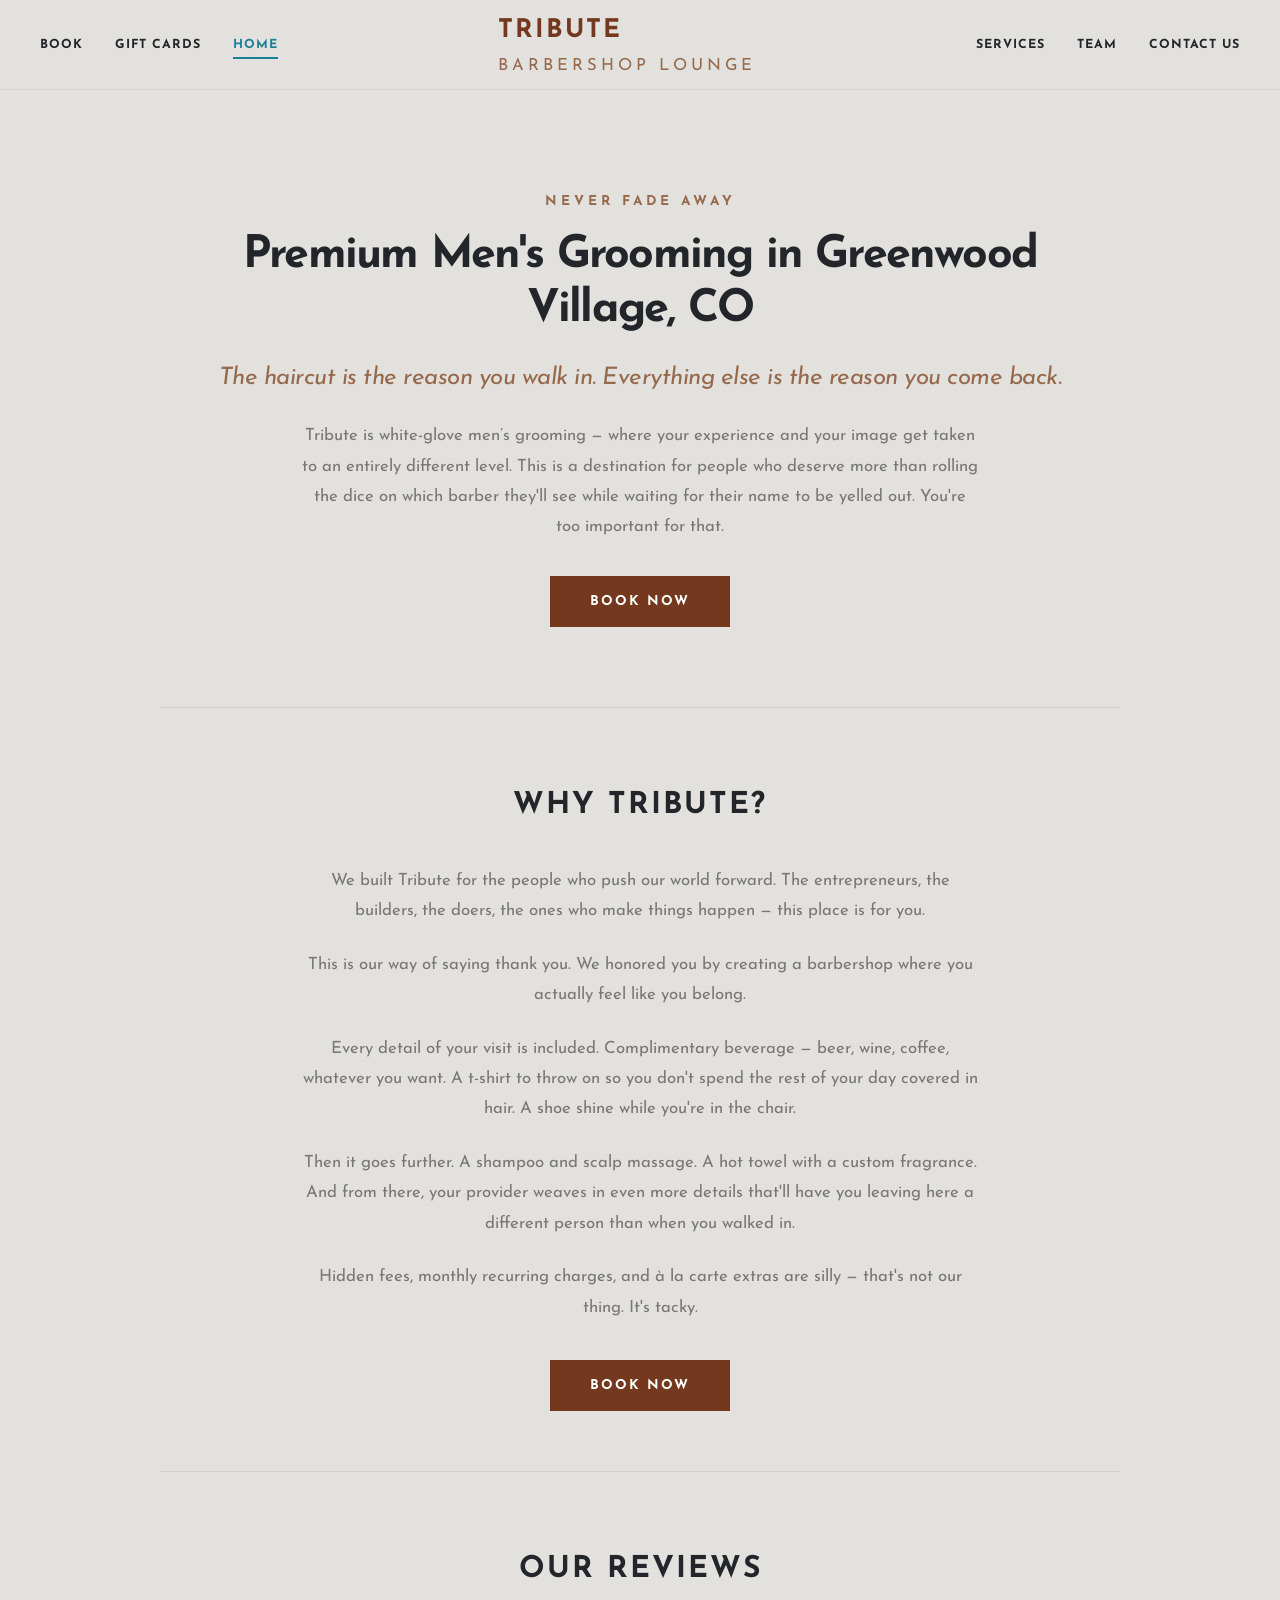
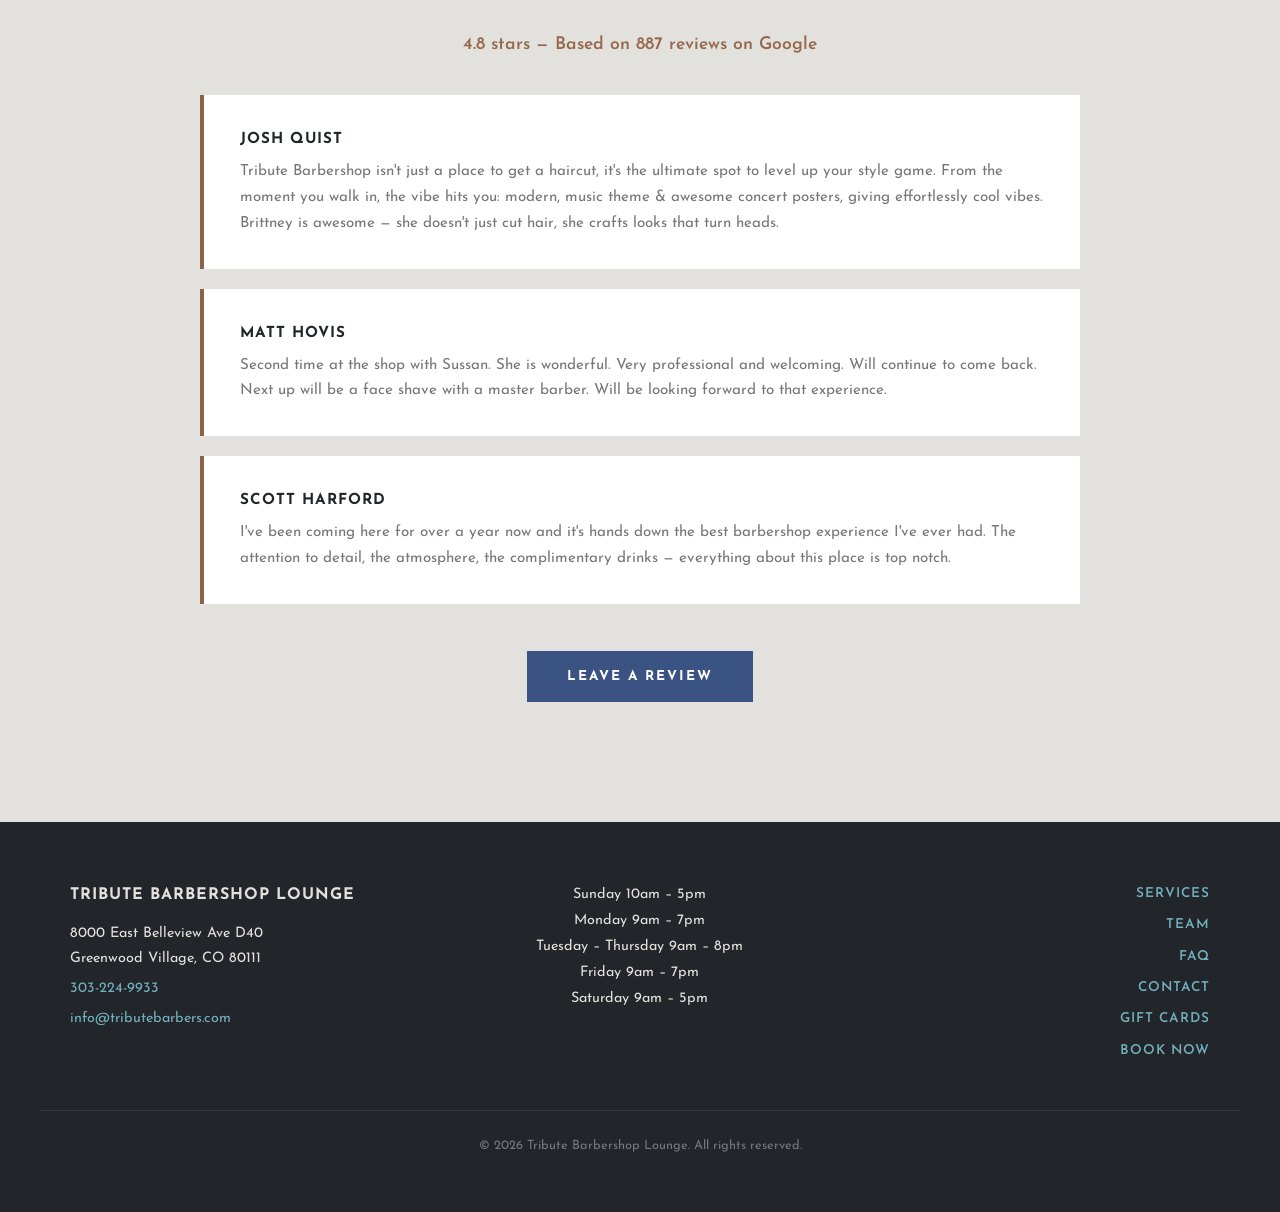
<file: index.html>
<!DOCTYPE html>
<html lang="en">
<head>
  <meta charset="UTF-8">
  <meta name="viewport" content="width=device-width, initial-scale=1.0">
  <title>Tribute Barbershop Lounge | Premium Men's Grooming in Denver</title>
  <meta name="description" content="Premium men's grooming in Greenwood Village, CO. Haircuts, straight razor shaves, facials, and more — all with complimentary beverages, shoe shine, and white-glove service. Book today.">
  <link rel="preconnect" href="https://fonts.googleapis.com">
  <link rel="preconnect" href="https://fonts.gstatic.com" crossorigin>
  <link href="https://fonts.googleapis.com/css2?family=Josefin+Sans:ital,wght@0,300;0,400;0,600;0,700;1,400&display=swap" rel="stylesheet">
  <link rel="stylesheet" href="css/styles.css">
</head>
<body>

  <!-- NAVIGATION -->
  <nav>
    <ul class="nav-left">
      <li><a href="https://tributebarbers.com/book/">Book</a></li>
      <li><a href="pages/gift-cards.html">Gift Cards</a></li>
      <li><a href="index.html" class="active">Home</a></li>
    </ul>
    <a href="index.html" class="logo">Tribute<span>Barbershop Lounge</span></a>
    <button class="nav-toggle" aria-label="Toggle navigation">
      <span></span><span></span><span></span>
    </button>
    <ul class="nav-right">
      <li><a href="pages/services.html">Services</a></li>
      <li><a href="pages/team.html">Team</a></li>
      <li><a href="pages/contact.html">Contact Us</a></li>
    </ul>
  </nav>

  <!-- HERO -->
  <header class="hero">
    <p class="tagline">Never Fade Away</p>
    <h1>Premium Men's Grooming in Greenwood Village, CO</h1>
    <h2>The haircut is the reason you walk in. Everything else is the reason you come back.</h2>
    <p>Tribute is white-glove men’s grooming — where your experience and your image get taken to an entirely different level. This is a destination for people who deserve more than rolling the dice on which barber they'll see while waiting for their name to be yelled out. You're too important for that.</p>
    <a href="https://tributebarbers.com/book/" class="btn-book">Book Now</a>
  </header>

  <!-- WHY TRIBUTE -->
  <section class="why-tribute">
    <h2>Why Tribute?</h2>

    <p>We built Tribute for the people who push our world forward. The entrepreneurs, the builders, the doers, the ones who make things happen — this place is for you.</p>

    <p>This is our way of saying thank you. We honored you by creating a barbershop where you actually feel like you belong.</p>

    <p>Every detail of your visit is included. Complimentary beverage — beer, wine, coffee, whatever you want. A t-shirt to throw on so you don't spend the rest of your day covered in hair. A shoe shine while you're in the chair.</p>

    <p>Then it goes further. A shampoo and scalp massage. A hot towel with a custom fragrance. And from there, your provider weaves in even more details that'll have you leaving here a different person than when you walked in.</p>

    <p>Hidden fees, monthly recurring charges, and à la carte extras are silly — that's not our thing. It's tacky.</p>

    <a href="https://tributebarbers.com/book/" class="btn-book">Book Now</a>
  </section>

  <!-- REVIEWS -->
  <section class="reviews">
    <h2>Our Reviews</h2>
    <p class="reviews-summary">4.8 stars — Based on 887 reviews on Google</p>

    <div class="review">
      <p class="review-author">Josh Quist</p>
      <p>Tribute Barbershop isn't just a place to get a haircut, it's the ultimate spot to level up your style game. From the moment you walk in, the vibe hits you: modern, music theme &amp; awesome concert posters, giving effortlessly cool vibes. Brittney is awesome — she doesn't just cut hair, she crafts looks that turn heads.</p>
    </div>

    <div class="review">
      <p class="review-author">Matt Hovis</p>
      <p>Second time at the shop with Sussan. She is wonderful. Very professional and welcoming. Will continue to come back. Next up will be a face shave with a master barber. Will be looking forward to that experience.</p>
    </div>

    <div class="review">
      <p class="review-author">Scott Harford</p>
      <p>I've been coming here for over a year now and it's hands down the best barbershop experience I've ever had. The attention to detail, the atmosphere, the complimentary drinks — everything about this place is top notch.</p>
    </div>

    <a href="https://search.google.com/local/writereview?placeid=ChIJ2fCJTPmGbIcRXuSJOllt37g" class="btn-review">Leave a Review</a>
  </section>

  <!-- FOOTER -->
  <footer>
    <div class="footer-content">
      <div class="footer-info">
        <p>Tribute Barbershop Lounge</p>
        <p>8000 East Belleview Ave D40<br>Greenwood Village, CO 80111</p>
        <p><a href="tel:3032249933">303-224-9933</a></p>
        <p><a href="mailto:info@tributebarbers.com">info@tributebarbers.com</a></p>
      </div>
      <div class="footer-hours">
        <p>Sunday 10am – 5pm<br>
        Monday 9am – 7pm<br>
        Tuesday – Thursday 9am – 8pm<br>
        Friday 9am – 7pm<br>
        Saturday 9am – 5pm</p>
      </div>
      <div class="footer-links">
        <a href="pages/services.html">Services</a>
        <a href="pages/team.html">Team</a>
        <a href="pages/faq.html">FAQ</a>
        <a href="pages/contact.html">Contact</a>
        <a href="pages/gift-cards.html">Gift Cards</a>
        <a href="https://tributebarbers.com/book/">Book Now</a>
      </div>
    </div>
    <p class="copyright">&copy; 2026 Tribute Barbershop Lounge. All rights reserved.</p>
  </footer>

  <script src="js/main.js"></script>
</body>
</html>
</file>
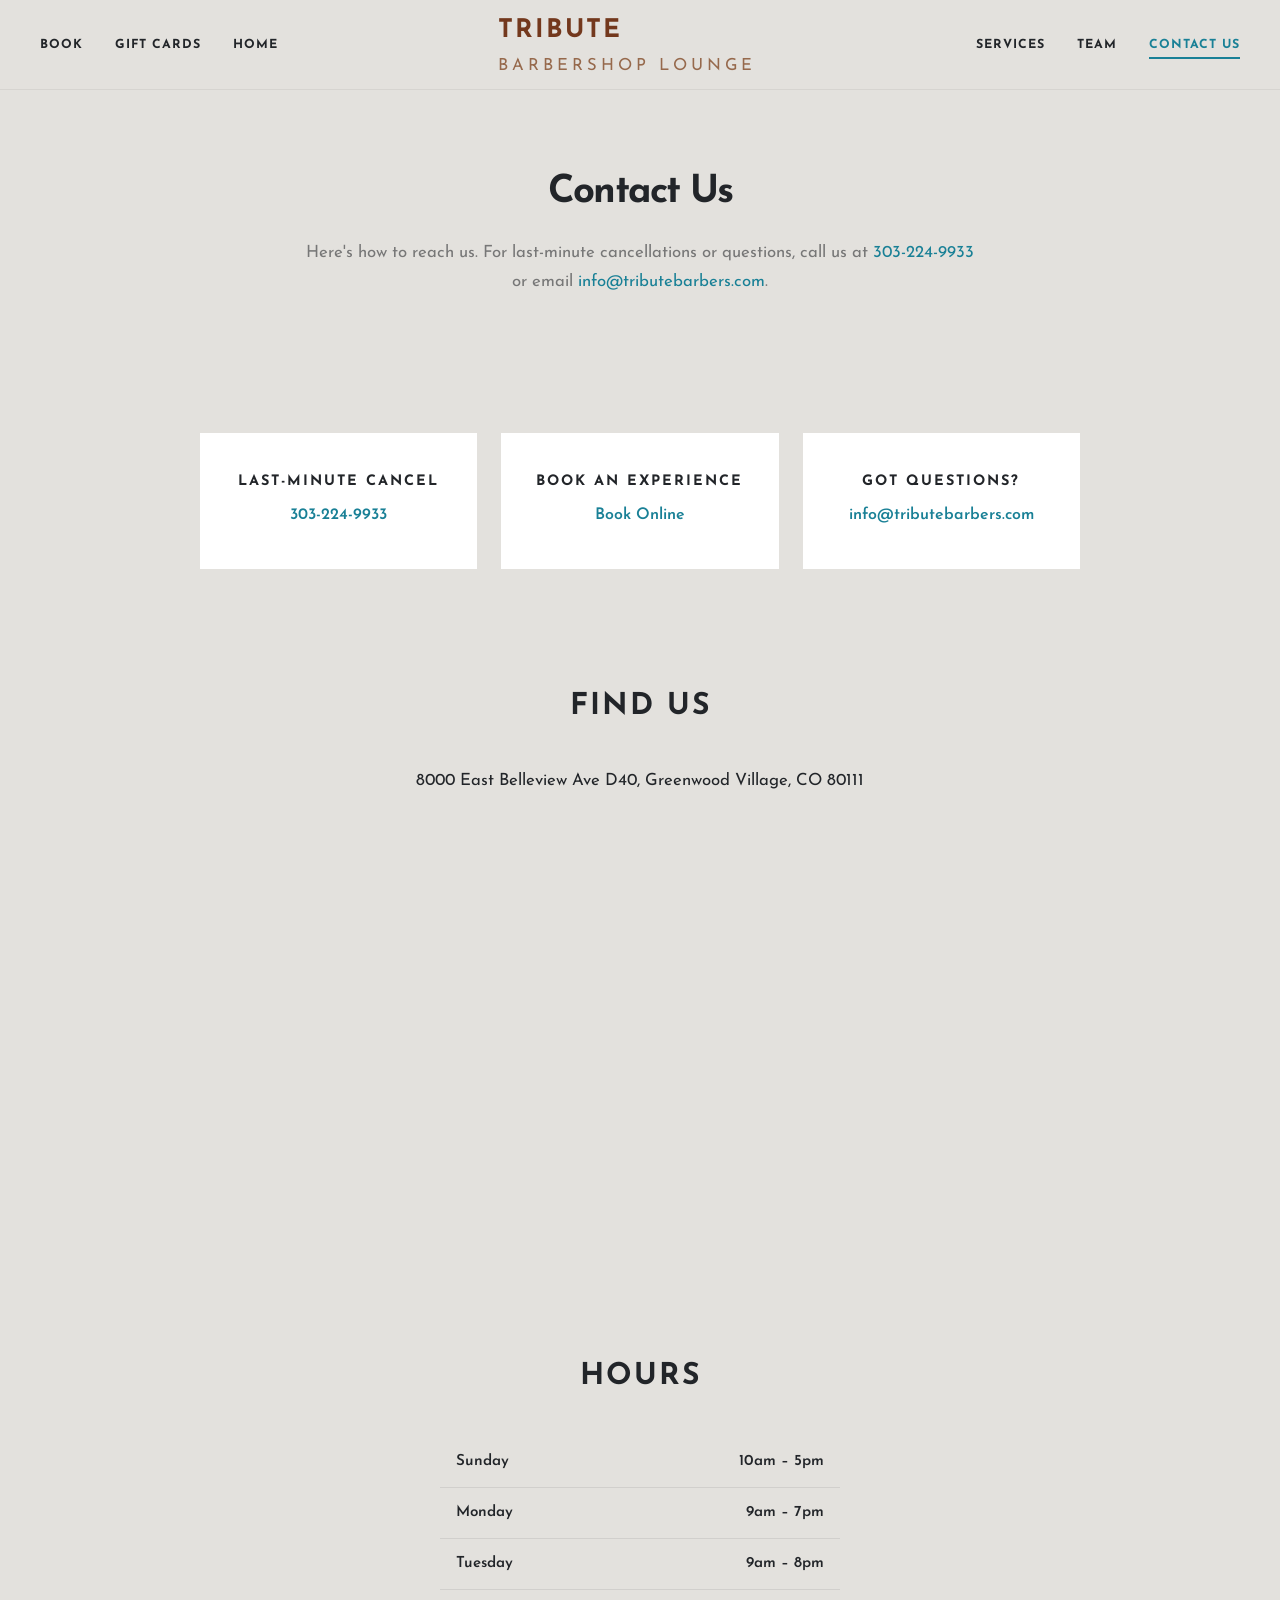
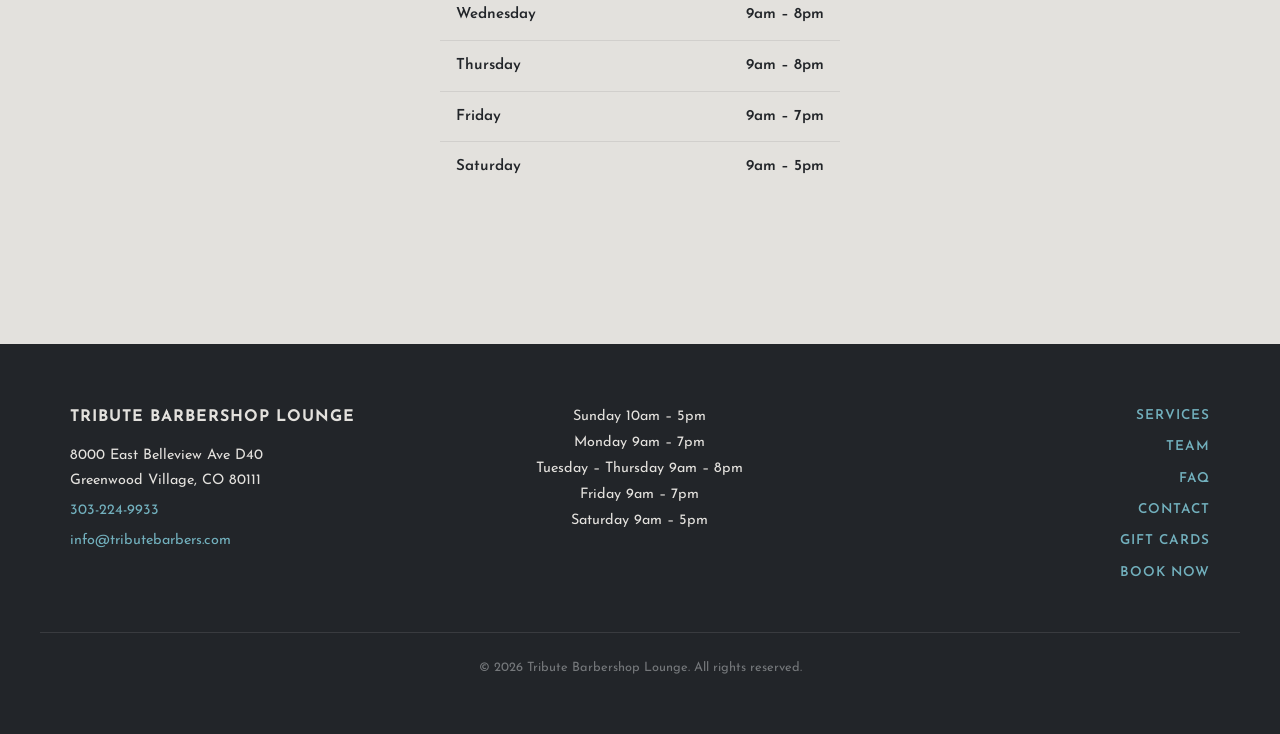
<file: pages/contact.html>
<!DOCTYPE html>
<html lang="en">
<head>
  <meta charset="UTF-8">
  <meta name="viewport" content="width=device-width, initial-scale=1.0">
  <title>Contact Us | Tribute Barbershop Lounge</title>
  <meta name="description" content="Visit Tribute Barbershop Lounge at 8000 E Belleview Ave, Greenwood Village, CO. Open 7 days a week. Call 303-224-9933 or book online.">
  <link rel="preconnect" href="https://fonts.googleapis.com">
  <link rel="preconnect" href="https://fonts.gstatic.com" crossorigin>
  <link href="https://fonts.googleapis.com/css2?family=Josefin+Sans:ital,wght@0,300;0,400;0,600;0,700;1,400&display=swap" rel="stylesheet">
  <link rel="stylesheet" href="../css/styles.css">

  <!-- LOCAL BUSINESS STRUCTURED DATA -->
  <script type="application/ld+json">
  {
    "@context": "https://schema.org",
    "@type": "BarberShop",
    "name": "Tribute Barbershop Lounge",
    "image": "",
    "url": "https://tributebarbers.com",
    "telephone": "+1-303-224-9933",
    "email": "info@tributebarbers.com",
    "address": {
      "@type": "PostalAddress",
      "streetAddress": "8000 East Belleview Ave D40",
      "addressLocality": "Greenwood Village",
      "addressRegion": "CO",
      "postalCode": "80111",
      "addressCountry": "US"
    },
    "geo": {
      "@type": "GeoCoordinates",
      "latitude": 39.6098,
      "longitude": -104.8939
    },
    "openingHoursSpecification": [
      { "@type": "OpeningHoursSpecification", "dayOfWeek": "Sunday", "opens": "10:00", "closes": "17:00" },
      { "@type": "OpeningHoursSpecification", "dayOfWeek": "Monday", "opens": "09:00", "closes": "19:00" },
      { "@type": "OpeningHoursSpecification", "dayOfWeek": "Tuesday", "opens": "09:00", "closes": "20:00" },
      { "@type": "OpeningHoursSpecification", "dayOfWeek": "Wednesday", "opens": "09:00", "closes": "20:00" },
      { "@type": "OpeningHoursSpecification", "dayOfWeek": "Thursday", "opens": "09:00", "closes": "20:00" },
      { "@type": "OpeningHoursSpecification", "dayOfWeek": "Friday", "opens": "09:00", "closes": "19:00" },
      { "@type": "OpeningHoursSpecification", "dayOfWeek": "Saturday", "opens": "09:00", "closes": "17:00" }
    ],
    "priceRange": "$$",
    "aggregateRating": {
      "@type": "AggregateRating",
      "ratingValue": "4.8",
      "reviewCount": "887"
    }
  }
  </script>
</head>
<body>

  <!-- NAVIGATION -->
  <nav>
    <ul class="nav-left">
      <li><a href="https://tributebarbers.com/book/">Book</a></li>
      <li><a href="gift-cards.html">Gift Cards</a></li>
      <li><a href="../index.html">Home</a></li>
    </ul>
    <a href="../index.html" class="logo">Tribute<span>Barbershop Lounge</span></a>
    <button class="nav-toggle" aria-label="Toggle navigation">
      <span></span><span></span><span></span>
    </button>
    <ul class="nav-right">
      <li><a href="services.html">Services</a></li>
      <li><a href="team.html">Team</a></li>
      <li><a href="contact.html" class="active">Contact Us</a></li>
    </ul>
  </nav>

  <!-- HERO -->
  <header class="page-hero">
    <h1>Contact Us</h1>
    <p>Here's how to reach us. For last-minute cancellations or questions, call us at <a href="tel:3032249933">303-224-9933</a> or email <a href="mailto:info@tributebarbers.com">info@tributebarbers.com</a>.</p>
  </header>

  <!-- CONTACT OPTIONS -->
  <section class="contact-options">
    <div class="contact-card">
      <h3>Last-Minute Cancel</h3>
      <a href="tel:3032249933">303-224-9933</a>
    </div>

    <div class="contact-card">
      <h3>Book an Experience</h3>
      <a href="https://tributebarbers.com/book/">Book Online</a>
    </div>

    <div class="contact-card">
      <h3>Got Questions?</h3>
      <a href="mailto:info@tributebarbers.com">info@tributebarbers.com</a>
    </div>
  </section>

  <!-- LOCATION -->
  <section class="location">
    <h2>Find Us</h2>
    <address>8000 East Belleview Ave D40, Greenwood Village, CO 80111</address>

    <!-- GOOGLE MAPS EMBED -->
    <div class="map-embed">
      <iframe
        src="https://www.google.com/maps/embed?pb=!1m18!1m12!1m3!1d3077.5!2d-104.896!3d39.6098!2m3!1f0!2f0!3f0!3m2!1i1024!2i768!4f13.1!3m3!1m2!1s0x876c86f94c89f0d9%3A0xb8df5d693a8964e5!2sTribute%20Barbershop%20Lounge!5e0!3m2!1sen!2sus!4v1"
        width="100%"
        height="400"
        style="border:0;"
        allowfullscreen=""
        loading="lazy"
        referrerpolicy="no-referrer-when-downgrade"
        title="Tribute Barbershop Lounge location on Google Maps">
      </iframe>
    </div>
  </section>

  <!-- HOURS -->
  <section class="hours">
    <h2>Hours</h2>
    <table>
      <tbody>
        <tr><td>Sunday</td><td>10am – 5pm</td></tr>
        <tr><td>Monday</td><td>9am – 7pm</td></tr>
        <tr><td>Tuesday</td><td>9am – 8pm</td></tr>
        <tr><td>Wednesday</td><td>9am – 8pm</td></tr>
        <tr><td>Thursday</td><td>9am – 8pm</td></tr>
        <tr><td>Friday</td><td>9am – 7pm</td></tr>
        <tr><td>Saturday</td><td>9am – 5pm</td></tr>
      </tbody>
    </table>
  </section>

  <!-- FOOTER -->
  <footer>
    <div class="footer-content">
      <div class="footer-info">
        <p>Tribute Barbershop Lounge</p>
        <p>8000 East Belleview Ave D40<br>Greenwood Village, CO 80111</p>
        <p><a href="tel:3032249933">303-224-9933</a></p>
        <p><a href="mailto:info@tributebarbers.com">info@tributebarbers.com</a></p>
      </div>
      <div class="footer-hours">
        <p>Sunday 10am – 5pm<br>
        Monday 9am – 7pm<br>
        Tuesday – Thursday 9am – 8pm<br>
        Friday 9am – 7pm<br>
        Saturday 9am – 5pm</p>
      </div>
      <div class="footer-links">
        <a href="services.html">Services</a>
        <a href="team.html">Team</a>
        <a href="faq.html">FAQ</a>
        <a href="contact.html">Contact</a>
        <a href="gift-cards.html">Gift Cards</a>
        <a href="https://tributebarbers.com/book/">Book Now</a>
      </div>
    </div>
    <p class="copyright">&copy; 2026 Tribute Barbershop Lounge. All rights reserved.</p>
  </footer>

  <script src="../js/main.js"></script>
</body>
</html>
</file>
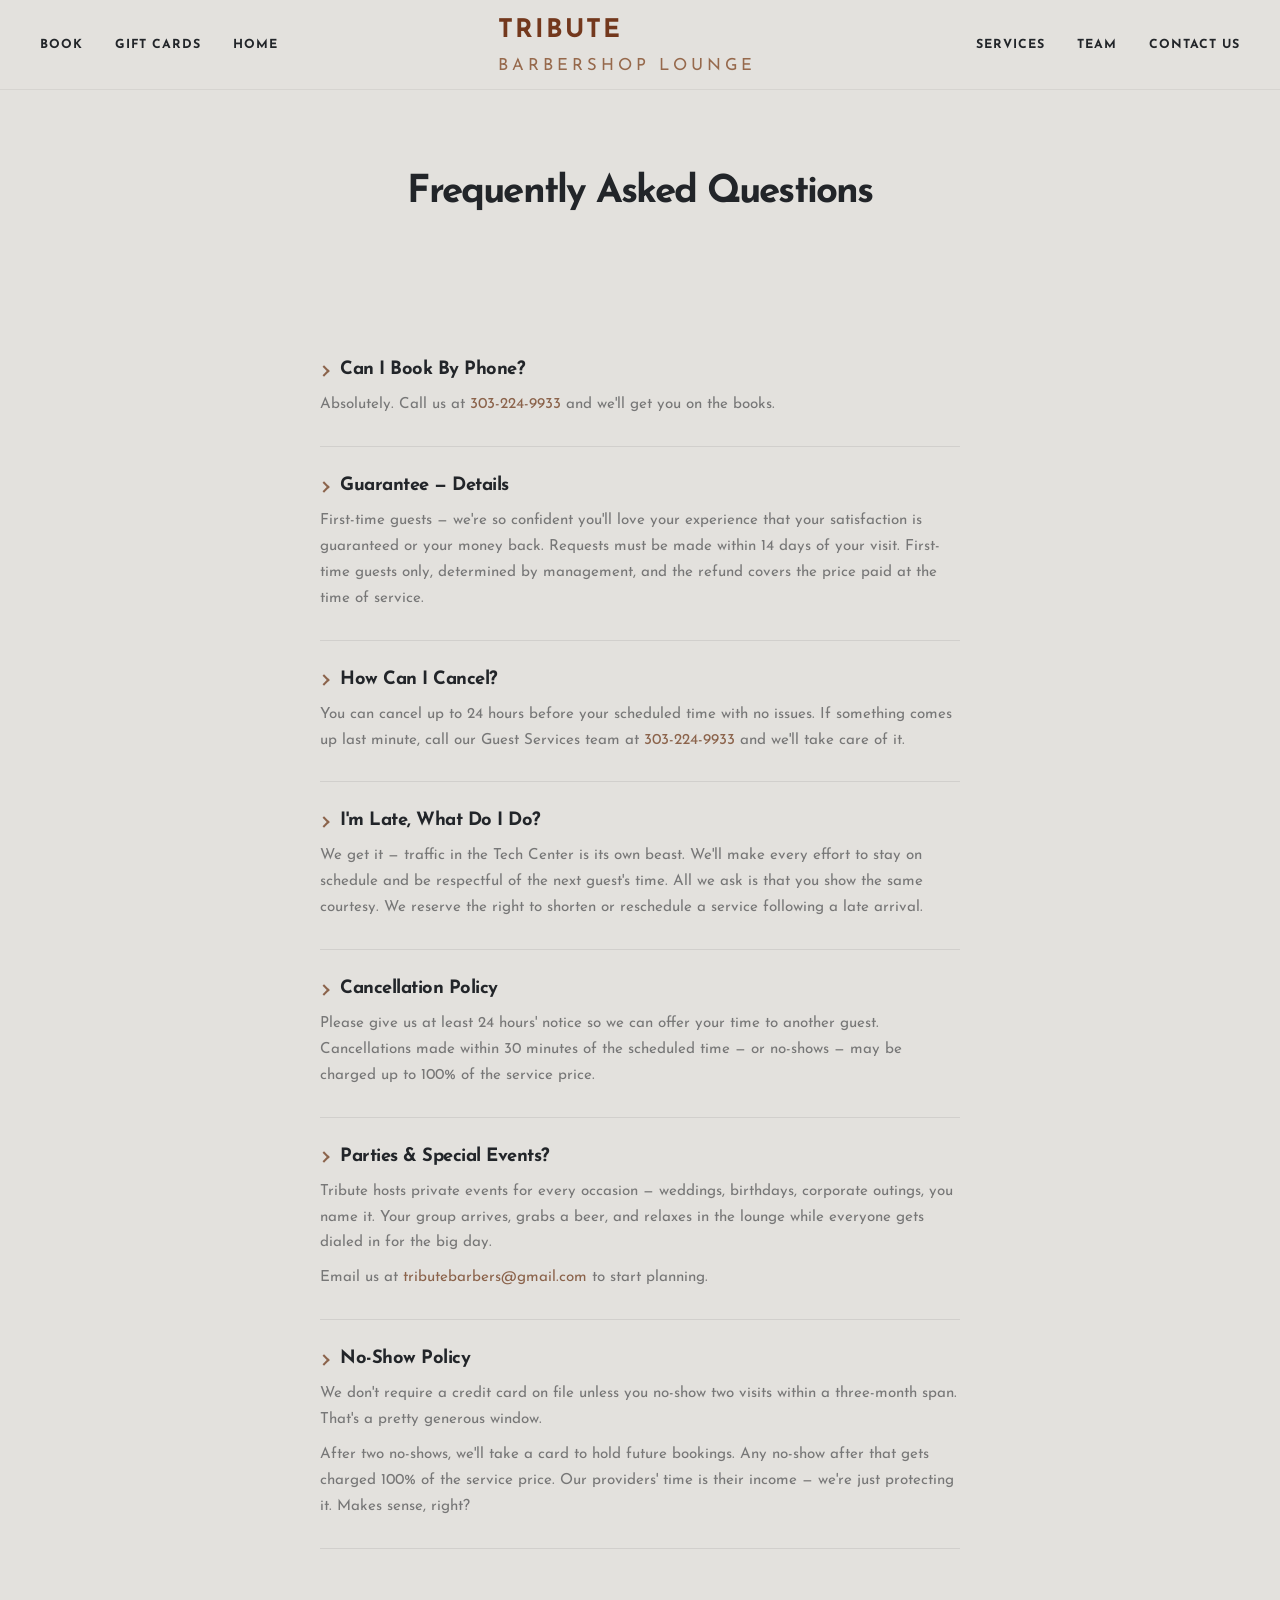
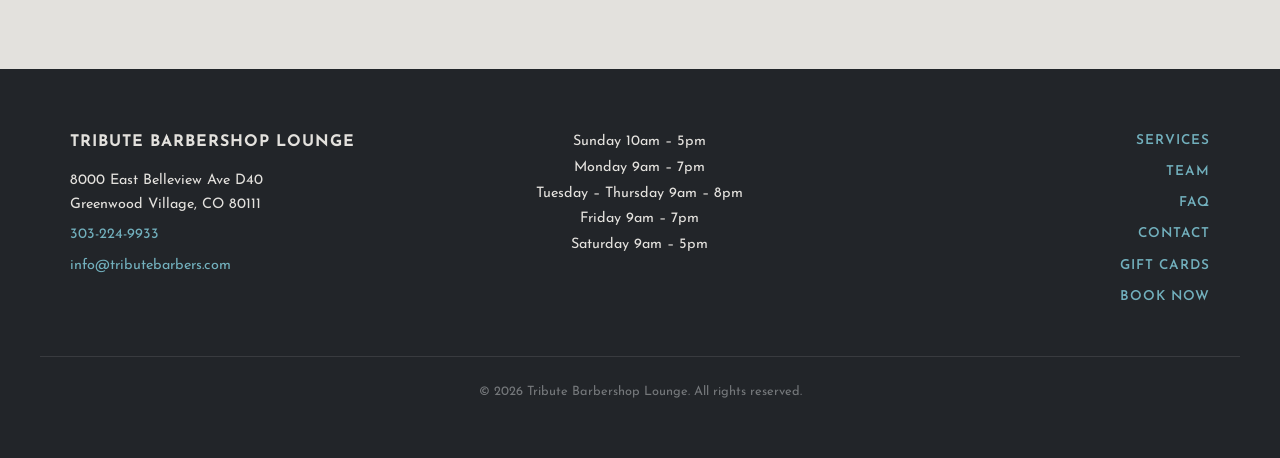
<file: pages/faq.html>
<!DOCTYPE html>
<html lang="en">
<head>
  <meta charset="UTF-8">
  <meta name="viewport" content="width=device-width, initial-scale=1.0">
  <title>FAQ | Tribute Barbershop Lounge</title>
  <meta name="description" content="Frequently asked questions about Tribute Barbershop Lounge — booking, cancellations, no-show policy, private events, and our first-time guest guarantee.">
  <link rel="preconnect" href="https://fonts.googleapis.com">
  <link rel="preconnect" href="https://fonts.gstatic.com" crossorigin>
  <link href="https://fonts.googleapis.com/css2?family=Josefin+Sans:ital,wght@0,300;0,400;0,600;0,700;1,400&display=swap" rel="stylesheet">
  <link rel="stylesheet" href="../css/styles.css">

  <!-- FAQ STRUCTURED DATA -->
  <script type="application/ld+json">
  {
    "@context": "https://schema.org",
    "@type": "FAQPage",
    "mainEntity": [
      {
        "@type": "Question",
        "name": "Can I book by phone?",
        "acceptedAnswer": {
          "@type": "Answer",
          "text": "Absolutely. Call us at 303-224-9933 and we'll get you on the books."
        }
      },
      {
        "@type": "Question",
        "name": "Do you have a satisfaction guarantee?",
        "acceptedAnswer": {
          "@type": "Answer",
          "text": "First-time guests — we're so confident you'll love your experience that your satisfaction is guaranteed or your money back. Requests must be made within 14 days of your visit. First-time guests only, determined by management, and the refund covers the price paid at the time of service."
        }
      },
      {
        "@type": "Question",
        "name": "How can I cancel?",
        "acceptedAnswer": {
          "@type": "Answer",
          "text": "You can cancel up to 24 hours before your scheduled time with no issues. If something comes up last minute, call our Guest Services team at 303-224-9933 and we'll take care of it."
        }
      },
      {
        "@type": "Question",
        "name": "I'm late, what do I do?",
        "acceptedAnswer": {
          "@type": "Answer",
          "text": "We get it — traffic in the Tech Center is its own beast. We'll make every effort to stay on schedule and be respectful of the next guest's time. All we ask is that you show the same courtesy. We reserve the right to shorten or reschedule a service following a late arrival."
        }
      },
      {
        "@type": "Question",
        "name": "What is the cancellation policy?",
        "acceptedAnswer": {
          "@type": "Answer",
          "text": "Please give us at least 24 hours' notice so we can offer your time to another guest. Cancellations made within 30 minutes of the scheduled time — or no-shows — may be charged up to 100% of the service price."
        }
      },
      {
        "@type": "Question",
        "name": "Do you host parties and special events?",
        "acceptedAnswer": {
          "@type": "Answer",
          "text": "Tribute hosts private events for every occasion — weddings, birthdays, corporate outings, you name it. Email us at tributebarbers@gmail.com to start planning."
        }
      },
      {
        "@type": "Question",
        "name": "What is the no-show policy?",
        "acceptedAnswer": {
          "@type": "Answer",
          "text": "We don't require a credit card on file unless you no-show two visits within a three-month span. After two no-shows, we'll take a card to hold future bookings. Any no-show after that gets charged 100% of the service price."
        }
      }
    ]
  }
  </script>
</head>
<body>

  <!-- NAVIGATION -->
  <nav>
    <ul class="nav-left">
      <li><a href="https://tributebarbers.com/book/">Book</a></li>
      <li><a href="gift-cards.html">Gift Cards</a></li>
      <li><a href="../index.html">Home</a></li>
    </ul>
    <a href="../index.html" class="logo">Tribute<span>Barbershop Lounge</span></a>
    <button class="nav-toggle" aria-label="Toggle navigation">
      <span></span><span></span><span></span>
    </button>
    <ul class="nav-right">
      <li><a href="services.html">Services</a></li>
      <li><a href="team.html">Team</a></li>
      <li><a href="contact.html">Contact Us</a></li>
    </ul>
  </nav>

  <!-- HERO -->
  <header class="page-hero">
    <h1>Frequently Asked Questions</h1>
  </header>

  <!-- FAQ -->
  <section class="faq-list">

    <div class="faq-item">
      <h3>Can I Book By Phone?</h3>
      <p>Absolutely. Call us at <a href="tel:3032249933">303-224-9933</a> and we'll get you on the books.</p>
    </div>

    <div class="faq-item">
      <h3>Guarantee — Details</h3>
      <p>First-time guests — we're so confident you'll love your experience that your satisfaction is guaranteed or your money back. Requests must be made within 14 days of your visit. First-time guests only, determined by management, and the refund covers the price paid at the time of service.</p>
    </div>

    <div class="faq-item">
      <h3>How Can I Cancel?</h3>
      <p>You can cancel up to 24 hours before your scheduled time with no issues. If something comes up last minute, call our Guest Services team at <a href="tel:3032249933">303-224-9933</a> and we'll take care of it.</p>
    </div>

    <div class="faq-item">
      <h3>I'm Late, What Do I Do?</h3>
      <p>We get it — traffic in the Tech Center is its own beast. We'll make every effort to stay on schedule and be respectful of the next guest's time. All we ask is that you show the same courtesy. We reserve the right to shorten or reschedule a service following a late arrival.</p>
    </div>

    <div class="faq-item">
      <h3>Cancellation Policy</h3>
      <p>Please give us at least 24 hours' notice so we can offer your time to another guest. Cancellations made within 30 minutes of the scheduled time — or no-shows — may be charged up to 100% of the service price.</p>
    </div>

    <div class="faq-item">
      <h3>Parties &amp; Special Events?</h3>
      <p>Tribute hosts private events for every occasion — weddings, birthdays, corporate outings, you name it. Your group arrives, grabs a beer, and relaxes in the lounge while everyone gets dialed in for the big day.</p>
      <p>Email us at <a href="mailto:tributebarbers@gmail.com">tributebarbers@gmail.com</a> to start planning.</p>
    </div>

    <div class="faq-item">
      <h3>No-Show Policy</h3>
      <p>We don't require a credit card on file unless you no-show two visits within a three-month span. That's a pretty generous window.</p>
      <p>After two no-shows, we'll take a card to hold future bookings. Any no-show after that gets charged 100% of the service price. Our providers' time is their income — we're just protecting it. Makes sense, right?</p>
    </div>

  </section>

  <!-- FOOTER -->
  <footer>
    <div class="footer-content">
      <div class="footer-info">
        <p>Tribute Barbershop Lounge</p>
        <p>8000 East Belleview Ave D40<br>Greenwood Village, CO 80111</p>
        <p><a href="tel:3032249933">303-224-9933</a></p>
        <p><a href="mailto:info@tributebarbers.com">info@tributebarbers.com</a></p>
      </div>
      <div class="footer-hours">
        <p>Sunday 10am – 5pm<br>
        Monday 9am – 7pm<br>
        Tuesday – Thursday 9am – 8pm<br>
        Friday 9am – 7pm<br>
        Saturday 9am – 5pm</p>
      </div>
      <div class="footer-links">
        <a href="services.html">Services</a>
        <a href="team.html">Team</a>
        <a href="faq.html">FAQ</a>
        <a href="contact.html">Contact</a>
        <a href="gift-cards.html">Gift Cards</a>
        <a href="https://tributebarbers.com/book/">Book Now</a>
      </div>
    </div>
    <p class="copyright">&copy; 2026 Tribute Barbershop Lounge. All rights reserved.</p>
  </footer>

  <script src="../js/main.js"></script>
</body>
</html>
</file>
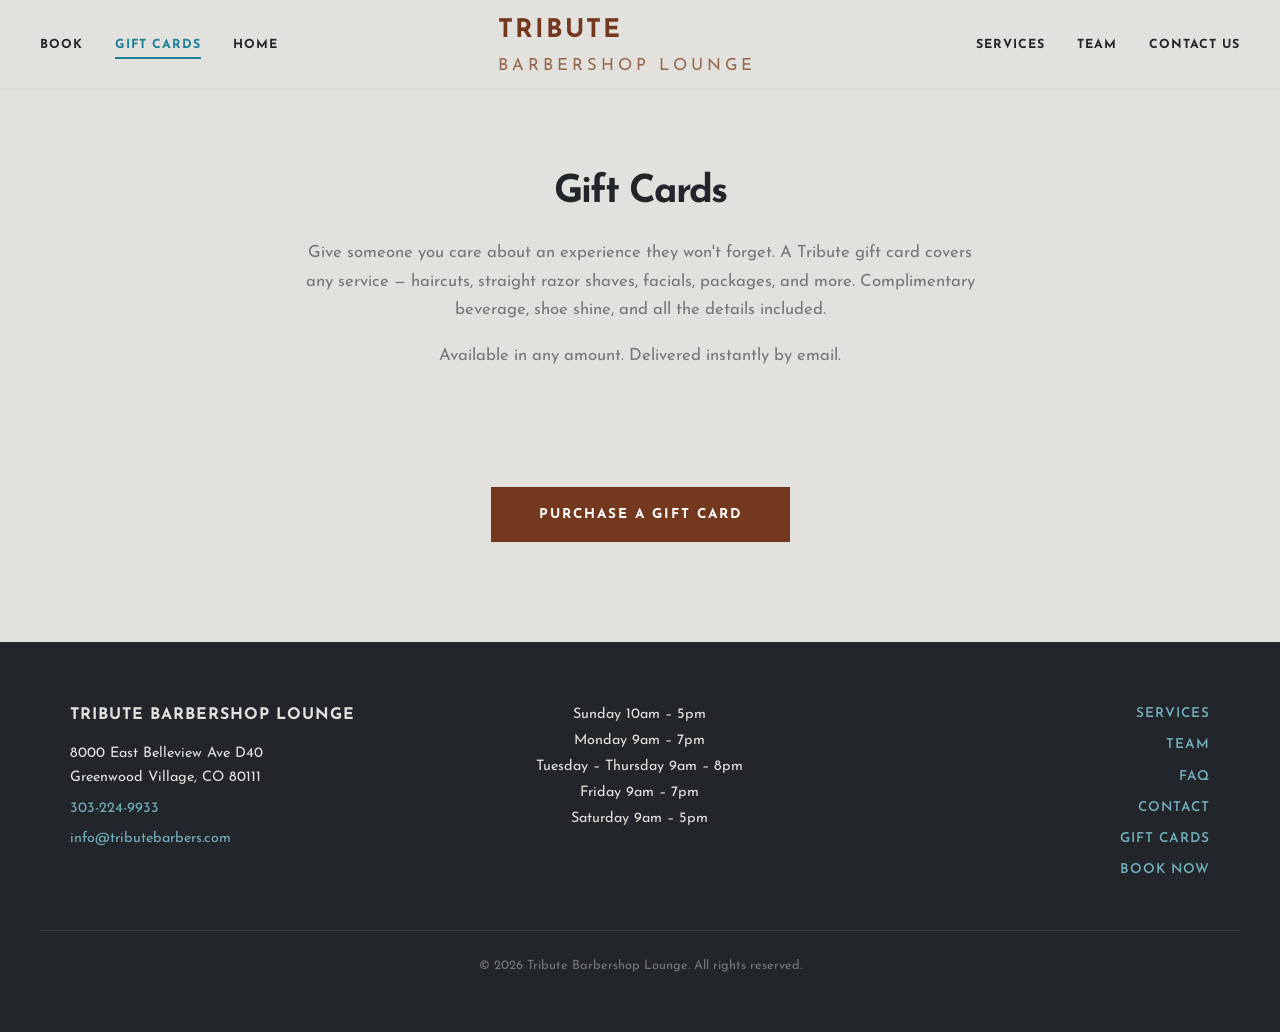
<file: pages/gift-cards.html>
<!DOCTYPE html>
<html lang="en">
<head>
  <meta charset="UTF-8">
  <meta name="viewport" content="width=device-width, initial-scale=1.0">
  <title>Gift Cards | Tribute Barbershop Lounge</title>
  <meta name="description" content="Give the gift of a world-class grooming experience. Tribute Barbershop Lounge e-gift cards — available in any amount, delivered instantly by email.">
  <link rel="preconnect" href="https://fonts.googleapis.com">
  <link rel="preconnect" href="https://fonts.gstatic.com" crossorigin>
  <link href="https://fonts.googleapis.com/css2?family=Josefin+Sans:ital,wght@0,300;0,400;0,600;0,700;1,400&display=swap" rel="stylesheet">
  <link rel="stylesheet" href="../css/styles.css">
</head>
<body>

  <!-- NAVIGATION -->
  <nav>
    <ul class="nav-left">
      <li><a href="https://tributebarbers.com/book/">Book</a></li>
      <li><a href="gift-cards.html" class="active">Gift Cards</a></li>
      <li><a href="../index.html">Home</a></li>
    </ul>
    <a href="../index.html" class="logo">Tribute<span>Barbershop Lounge</span></a>
    <button class="nav-toggle" aria-label="Toggle navigation">
      <span></span><span></span><span></span>
    </button>
    <ul class="nav-right">
      <li><a href="services.html">Services</a></li>
      <li><a href="team.html">Team</a></li>
      <li><a href="contact.html">Contact Us</a></li>
    </ul>
  </nav>

  <!-- HERO -->
  <header class="page-hero">
    <h1>Gift Cards</h1>
    <p>Give someone you care about an experience they won't forget. A Tribute gift card covers any service — haircuts, straight razor shaves, facials, packages, and more. Complimentary beverage, shoe shine, and all the details included.</p>
    <p>Available in any amount. Delivered instantly by email.</p>
  </header>

  <!-- GIFT CARD EMBED -->
  <section class="gift-card-purchase">
    <a href="https://tributebarbers.com/gift-cards/" class="btn-book">Purchase a Gift Card</a>
  </section>

  <!-- FOOTER -->
  <footer>
    <div class="footer-content">
      <div class="footer-info">
        <p>Tribute Barbershop Lounge</p>
        <p>8000 East Belleview Ave D40<br>Greenwood Village, CO 80111</p>
        <p><a href="tel:3032249933">303-224-9933</a></p>
        <p><a href="mailto:info@tributebarbers.com">info@tributebarbers.com</a></p>
      </div>
      <div class="footer-hours">
        <p>Sunday 10am – 5pm<br>
        Monday 9am – 7pm<br>
        Tuesday – Thursday 9am – 8pm<br>
        Friday 9am – 7pm<br>
        Saturday 9am – 5pm</p>
      </div>
      <div class="footer-links">
        <a href="services.html">Services</a>
        <a href="team.html">Team</a>
        <a href="faq.html">FAQ</a>
        <a href="contact.html">Contact</a>
        <a href="gift-cards.html">Gift Cards</a>
        <a href="https://tributebarbers.com/book/">Book Now</a>
      </div>
    </div>
    <p class="copyright">&copy; 2026 Tribute Barbershop Lounge. All rights reserved.</p>
  </footer>

  <script src="../js/main.js"></script>
</body>
</html>
</file>
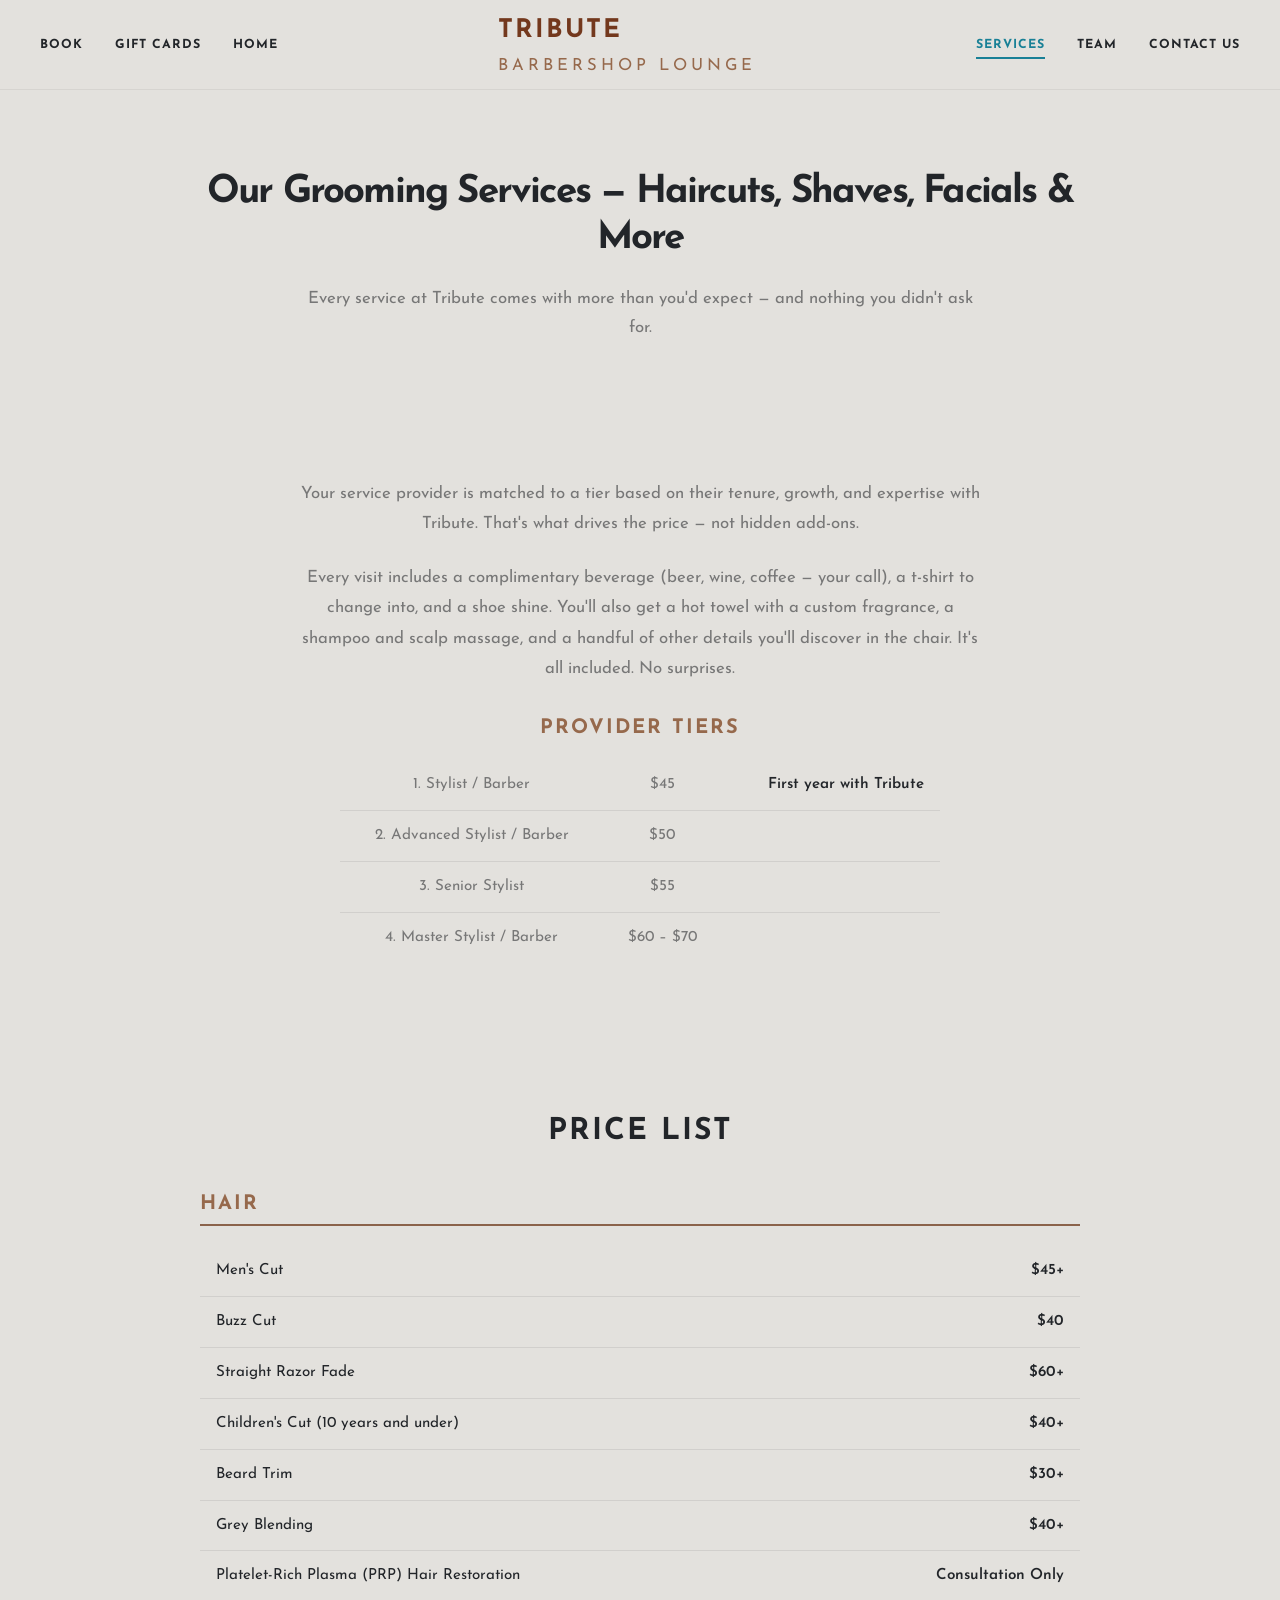
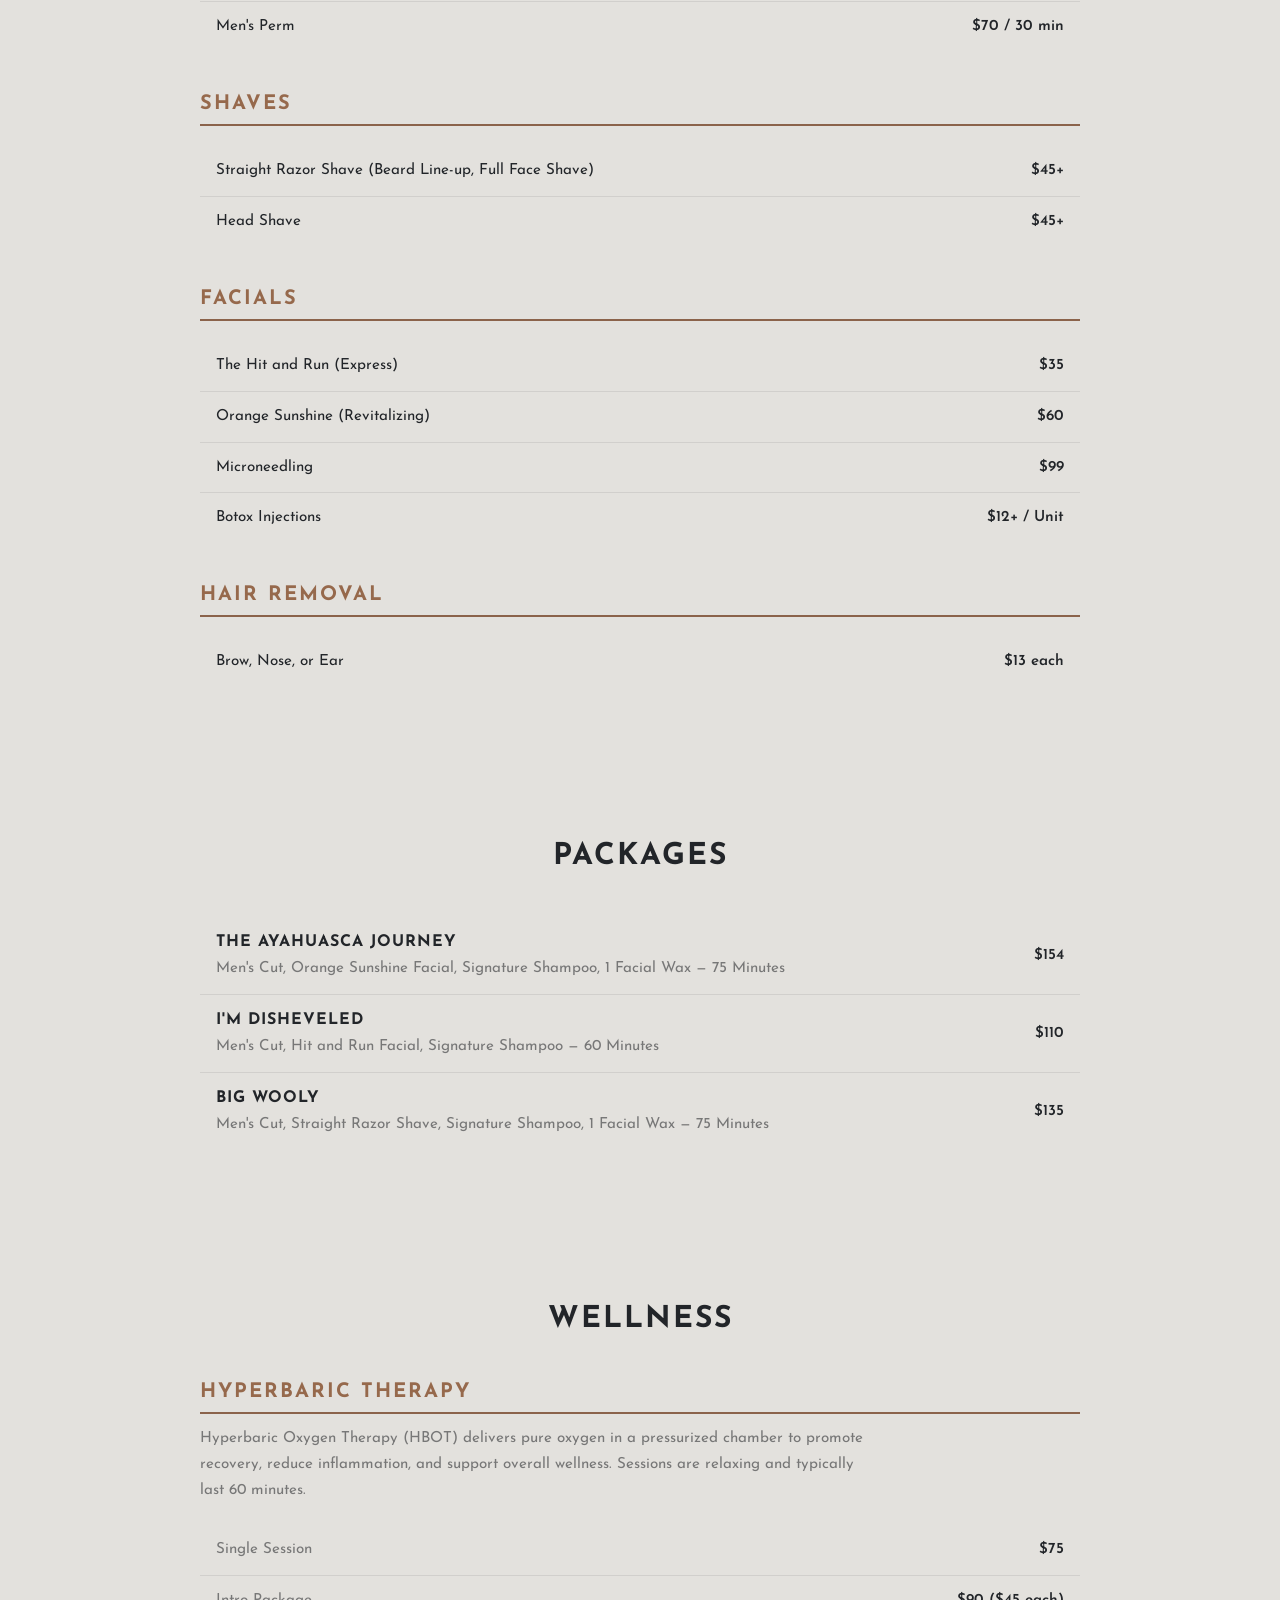
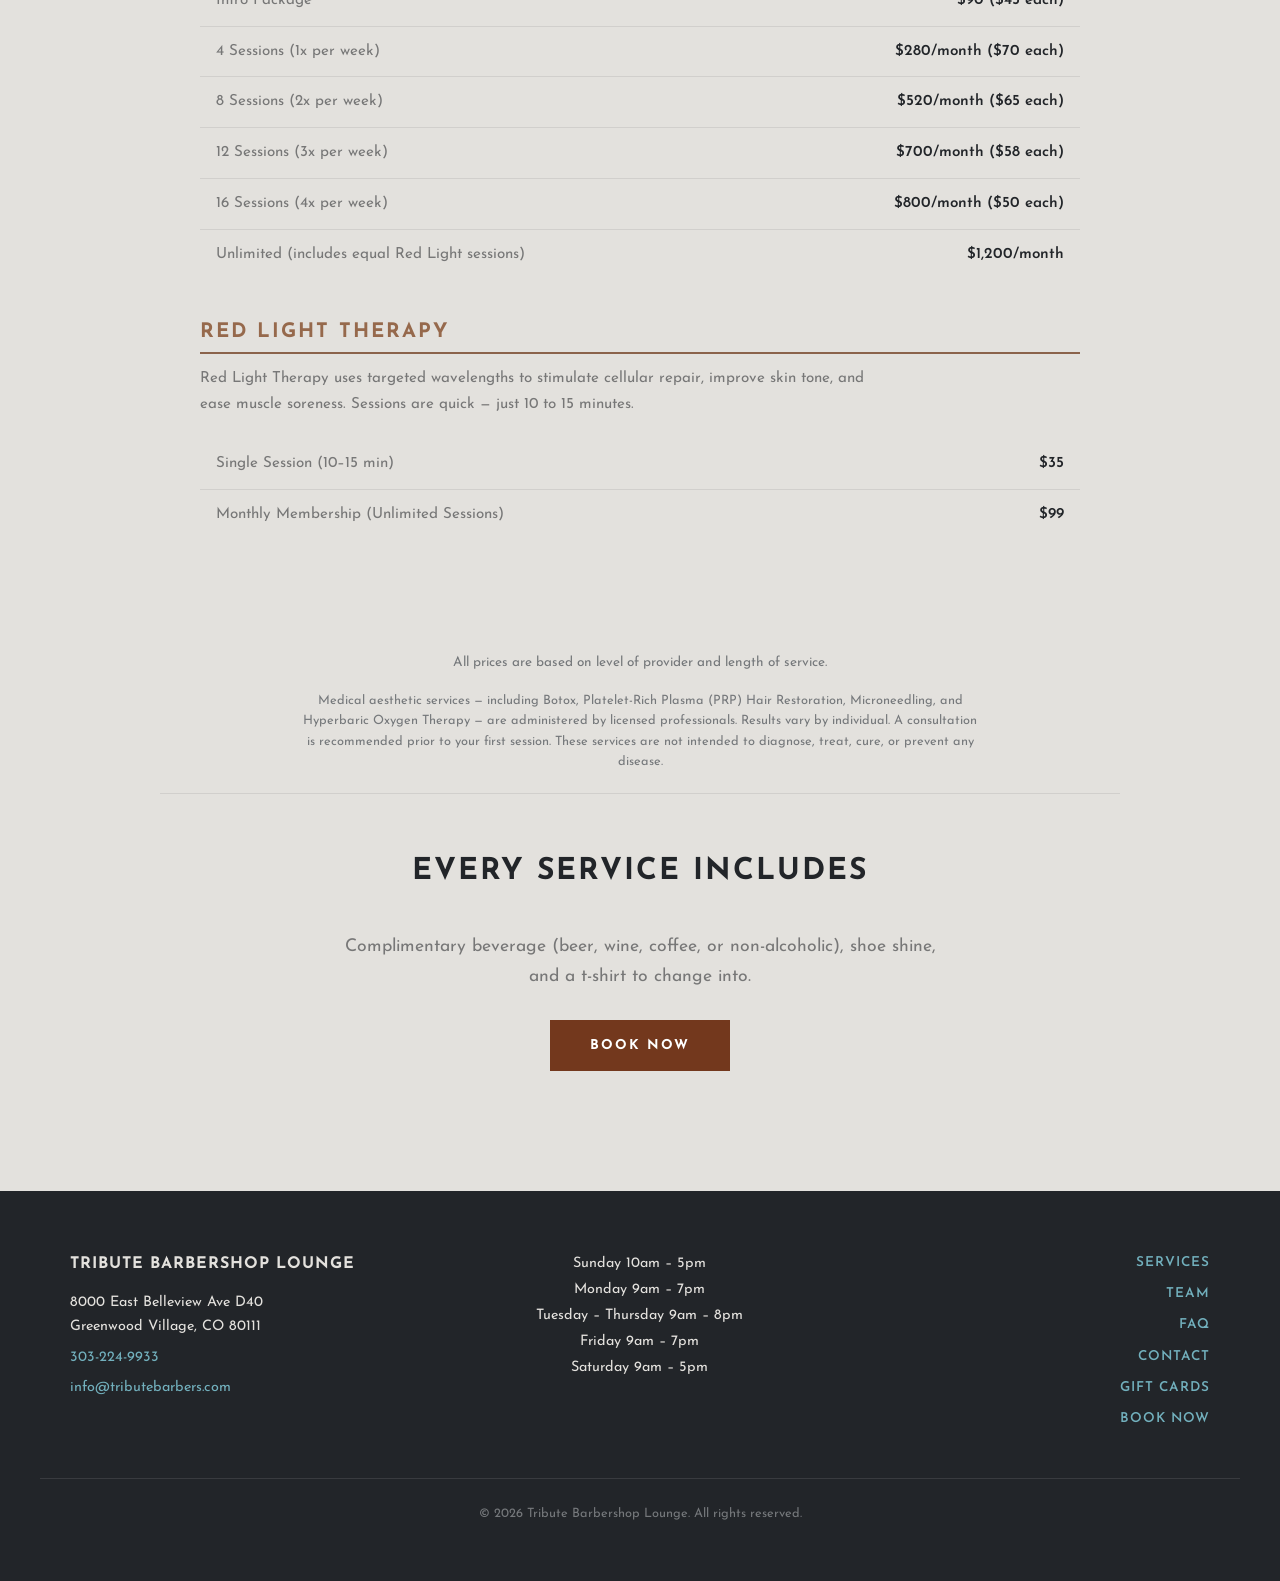
<file: pages/services.html>
<!DOCTYPE html>
<html lang="en">
<head>
  <meta charset="UTF-8">
  <meta name="viewport" content="width=device-width, initial-scale=1.0">
  <title>Our Services | Tribute Barbershop Lounge</title>
  <meta name="description" content="Men's haircuts from $45, straight razor shaves, beard trims, facials, Botox, PRP, and hyperbaric therapy in Greenwood Village, CO. Everything included — no hidden fees.">
  <link rel="preconnect" href="https://fonts.googleapis.com">
  <link rel="preconnect" href="https://fonts.gstatic.com" crossorigin>
  <link href="https://fonts.googleapis.com/css2?family=Josefin+Sans:ital,wght@0,300;0,400;0,600;0,700;1,400&display=swap" rel="stylesheet">
  <link rel="stylesheet" href="../css/styles.css">
</head>
<body>

  <!-- NAVIGATION -->
  <nav>
    <ul class="nav-left">
      <li><a href="https://tributebarbers.com/book/">Book</a></li>
      <li><a href="gift-cards.html">Gift Cards</a></li>
      <li><a href="../index.html">Home</a></li>
    </ul>
    <a href="../index.html" class="logo">Tribute<span>Barbershop Lounge</span></a>
    <button class="nav-toggle" aria-label="Toggle navigation">
      <span></span><span></span><span></span>
    </button>
    <ul class="nav-right">
      <li><a href="services.html" class="active">Services</a></li>
      <li><a href="team.html">Team</a></li>
      <li><a href="contact.html">Contact Us</a></li>
    </ul>
  </nav>

  <!-- HERO -->
  <header class="page-hero">
    <h1>Our Grooming Services — Haircuts, Shaves, Facials &amp; More</h1>
    <p>Every service at Tribute comes with more than you'd expect — and nothing you didn't ask for.</p>
  </header>

  <!-- INTRO -->
  <section class="services-intro">
    <p>Your service provider is matched to a tier based on their tenure, growth, and expertise with Tribute. That's what drives the price — not hidden add-ons.</p>

    <p>Every visit includes a complimentary beverage (beer, wine, coffee — your call), a t-shirt to change into, and a shoe shine. You'll also get a hot towel with a custom fragrance, a shampoo and scalp massage, and a handful of other details you'll discover in the chair. It's all included. No surprises.</p>

    <!-- PROVIDER TIERS -->
    <div class="provider-tiers">
      <h3>Provider Tiers</h3>
      <table>
        <tbody>
          <tr><td>1. Stylist / Barber</td><td>$45</td><td>First year with Tribute</td></tr>
          <tr><td>2. Advanced Stylist / Barber</td><td>$50</td><td></td></tr>
          <tr><td>3. Senior Stylist</td><td>$55</td><td></td></tr>
          <tr><td>4. Master Stylist / Barber</td><td>$60 – $70</td><td></td></tr>
        </tbody>
      </table>
    </div>
  </section>

  <!-- PRICE LIST -->
  <section class="price-list">
    <h2>Price List</h2>

    <!-- HAIR -->
    <h3>Hair</h3>
    <table>
      <tbody>
        <tr><td>Men's Cut</td><td>$45+</td></tr>
        <tr><td>Buzz Cut</td><td>$40</td></tr>
        <tr><td>Straight Razor Fade</td><td>$60+</td></tr>
        <tr><td>Children's Cut (10 years and under)</td><td>$40+</td></tr>
        <tr><td>Beard Trim</td><td>$30+</td></tr>
        <tr><td>Grey Blending</td><td>$40+</td></tr>
        <tr><td>Platelet-Rich Plasma (PRP) Hair Restoration</td><td>Consultation Only</td></tr>
        <tr><td>Men's Perm</td><td>$70 / 30 min</td></tr>
      </tbody>
    </table>

    <!-- SHAVES -->
    <h3>Shaves</h3>
    <table>
      <tbody>
        <tr><td>Straight Razor Shave (Beard Line-up, Full Face Shave)</td><td>$45+</td></tr>
        <tr><td>Head Shave</td><td>$45+</td></tr>
      </tbody>
    </table>

    <!-- FACIALS -->
    <h3>Facials</h3>
    <table>
      <tbody>
        <tr><td>The Hit and Run (Express)</td><td>$35</td></tr>
        <tr><td>Orange Sunshine (Revitalizing)</td><td>$60</td></tr>
        <tr><td>Microneedling</td><td>$99</td></tr>
        <tr><td>Botox Injections</td><td>$12+ / Unit</td></tr>
      </tbody>
    </table>

    <!-- HAIR REMOVAL -->
    <h3>Hair Removal</h3>
    <table>
      <tbody>
        <tr><td>Brow, Nose, or Ear</td><td>$13 each</td></tr>
      </tbody>
    </table>
  </section>

  <!-- PACKAGES -->
  <section class="packages">
    <h2>Packages</h2>
    <table>
      <tbody>
        <tr>
          <td>
            <strong>THE AYAHUASCA JOURNEY</strong><br>
            Men's Cut, Orange Sunshine Facial, Signature Shampoo, 1 Facial Wax — 75 Minutes
          </td>
          <td>$154</td>
        </tr>
        <tr>
          <td>
            <strong>I'M DISHEVELED</strong><br>
            Men's Cut, Hit and Run Facial, Signature Shampoo — 60 Minutes
          </td>
          <td>$110</td>
        </tr>
        <tr>
          <td>
            <strong>BIG WOOLY</strong><br>
            Men's Cut, Straight Razor Shave, Signature Shampoo, 1 Facial Wax — 75 Minutes
          </td>
          <td>$135</td>
        </tr>
      </tbody>
    </table>
  </section>

  <!-- WELLNESS -->
  <section class="wellness">
    <h2>Wellness</h2>

    <!-- HYPERBARIC -->
    <h3>Hyperbaric Therapy</h3>
    <p>Hyperbaric Oxygen Therapy (HBOT) delivers pure oxygen in a pressurized chamber to promote recovery, reduce inflammation, and support overall wellness. Sessions are relaxing and typically last 60 minutes.</p>
    <table>
      <tbody>
        <tr><td>Single Session</td><td>$75</td></tr>
        <tr><td>Intro Package</td><td>$90 ($45 each)</td></tr>
        <tr><td>4 Sessions (1x per week)</td><td>$280/month ($70 each)</td></tr>
        <tr><td>8 Sessions (2x per week)</td><td>$520/month ($65 each)</td></tr>
        <tr><td>12 Sessions (3x per week)</td><td>$700/month ($58 each)</td></tr>
        <tr><td>16 Sessions (4x per week)</td><td>$800/month ($50 each)</td></tr>
        <tr><td>Unlimited (includes equal Red Light sessions)</td><td>$1,200/month</td></tr>
      </tbody>
    </table>

    <!-- RED LIGHT -->
    <h3>Red Light Therapy</h3>
    <p>Red Light Therapy uses targeted wavelengths to stimulate cellular repair, improve skin tone, and ease muscle soreness. Sessions are quick — just 10 to 15 minutes.</p>
    <table>
      <tbody>
        <tr><td>Single Session (10–15 min)</td><td>$35</td></tr>
        <tr><td>Monthly Membership (Unlimited Sessions)</td><td>$99</td></tr>
      </tbody>
    </table>
  </section>

  <!-- DISCLAIMERS -->
  <section class="disclaimers">
    <p>All prices are based on level of provider and length of service.</p>
    <p class="medical-disclaimer">Medical aesthetic services — including Botox, Platelet-Rich Plasma (PRP) Hair Restoration, Microneedling, and Hyperbaric Oxygen Therapy — are administered by licensed professionals. Results vary by individual. A consultation is recommended prior to your first session. These services are not intended to diagnose, treat, cure, or prevent any disease.</p>
  </section>

  <!-- EVERY SERVICE INCLUDES -->
  <section class="included">
    <h2>Every Service Includes</h2>
    <p>Complimentary beverage (beer, wine, coffee, or non-alcoholic), shoe shine, and a t-shirt to change into.</p>
    <a href="https://tributebarbers.com/book/" class="btn-book">Book Now</a>
  </section>

  <!-- FOOTER -->
  <footer>
    <div class="footer-content">
      <div class="footer-info">
        <p>Tribute Barbershop Lounge</p>
        <p>8000 East Belleview Ave D40<br>Greenwood Village, CO 80111</p>
        <p><a href="tel:3032249933">303-224-9933</a></p>
        <p><a href="mailto:info@tributebarbers.com">info@tributebarbers.com</a></p>
      </div>
      <div class="footer-hours">
        <p>Sunday 10am – 5pm<br>
        Monday 9am – 7pm<br>
        Tuesday – Thursday 9am – 8pm<br>
        Friday 9am – 7pm<br>
        Saturday 9am – 5pm</p>
      </div>
      <div class="footer-links">
        <a href="services.html">Services</a>
        <a href="team.html">Team</a>
        <a href="faq.html">FAQ</a>
        <a href="contact.html">Contact</a>
        <a href="gift-cards.html">Gift Cards</a>
        <a href="https://tributebarbers.com/book/">Book Now</a>
      </div>
    </div>
    <p class="copyright">&copy; 2026 Tribute Barbershop Lounge. All rights reserved.</p>
  </footer>

  <script src="../js/main.js"></script>
</body>
</html>
</file>
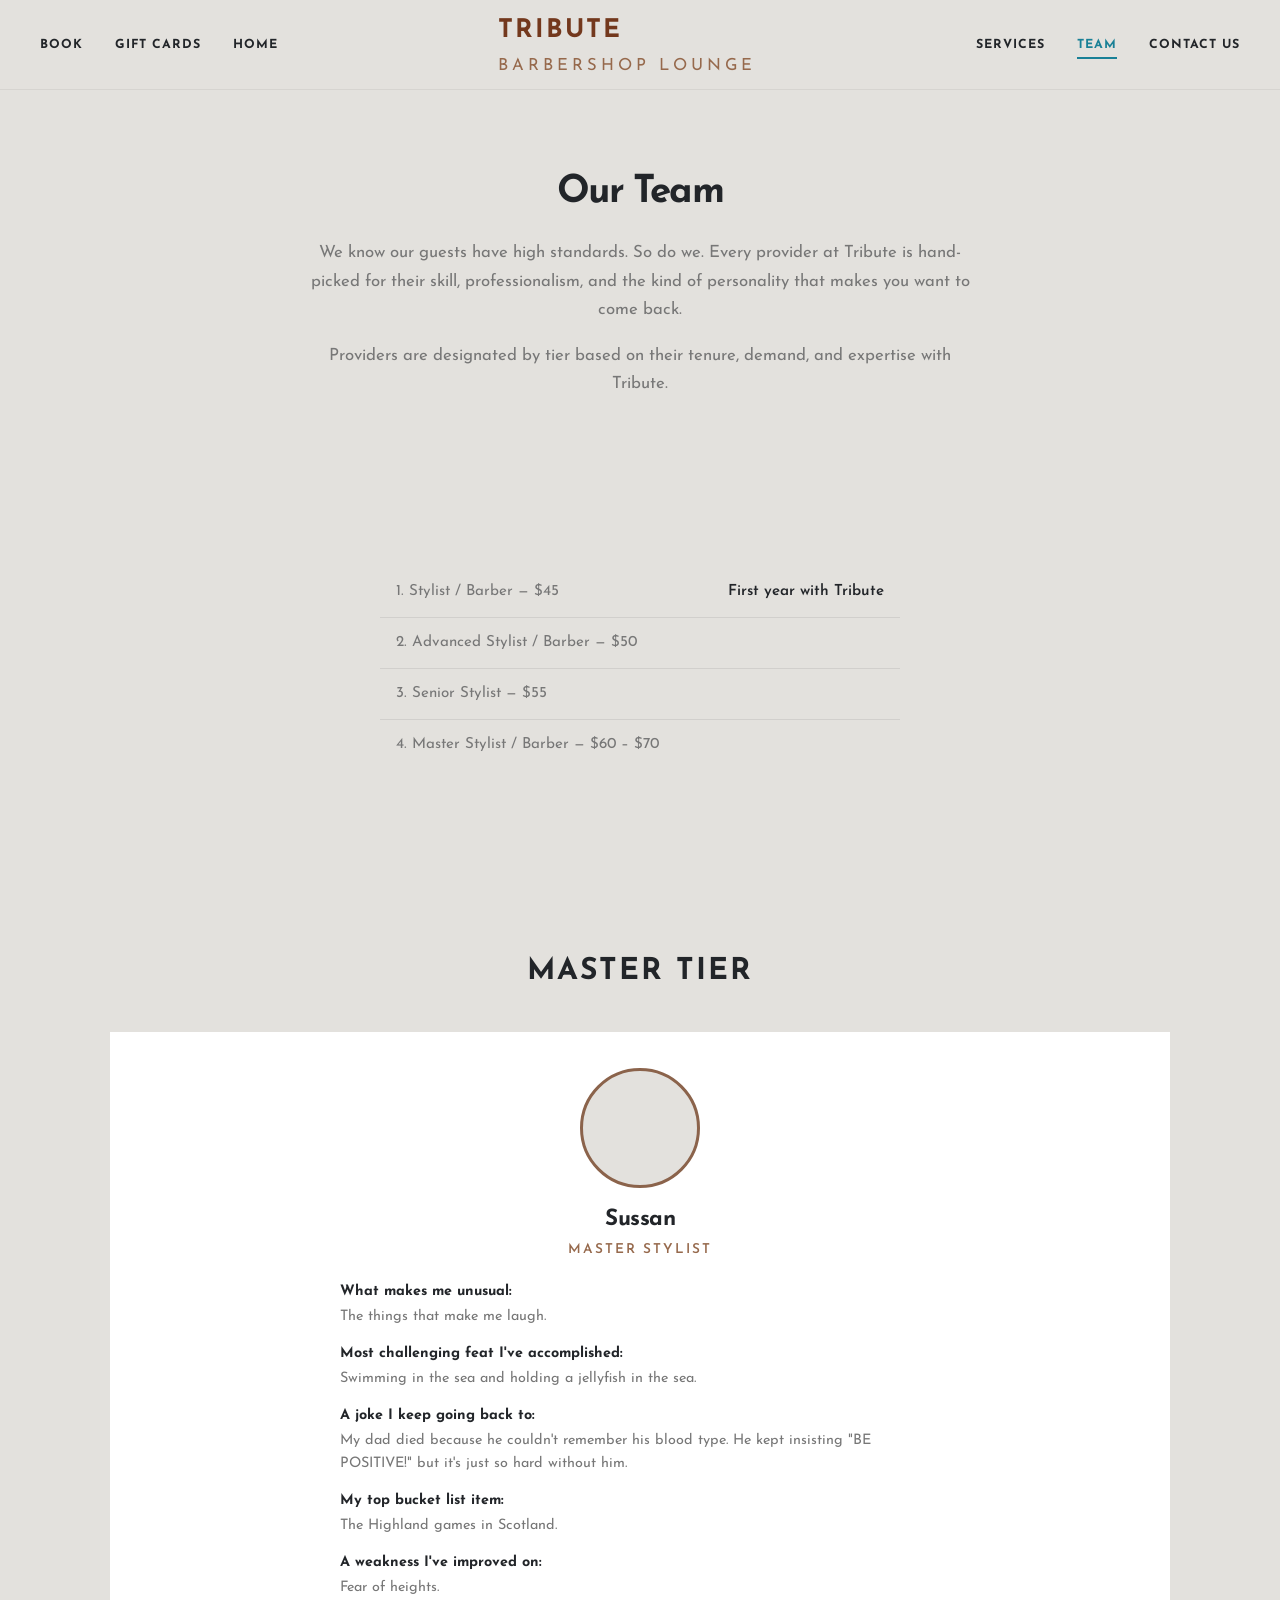
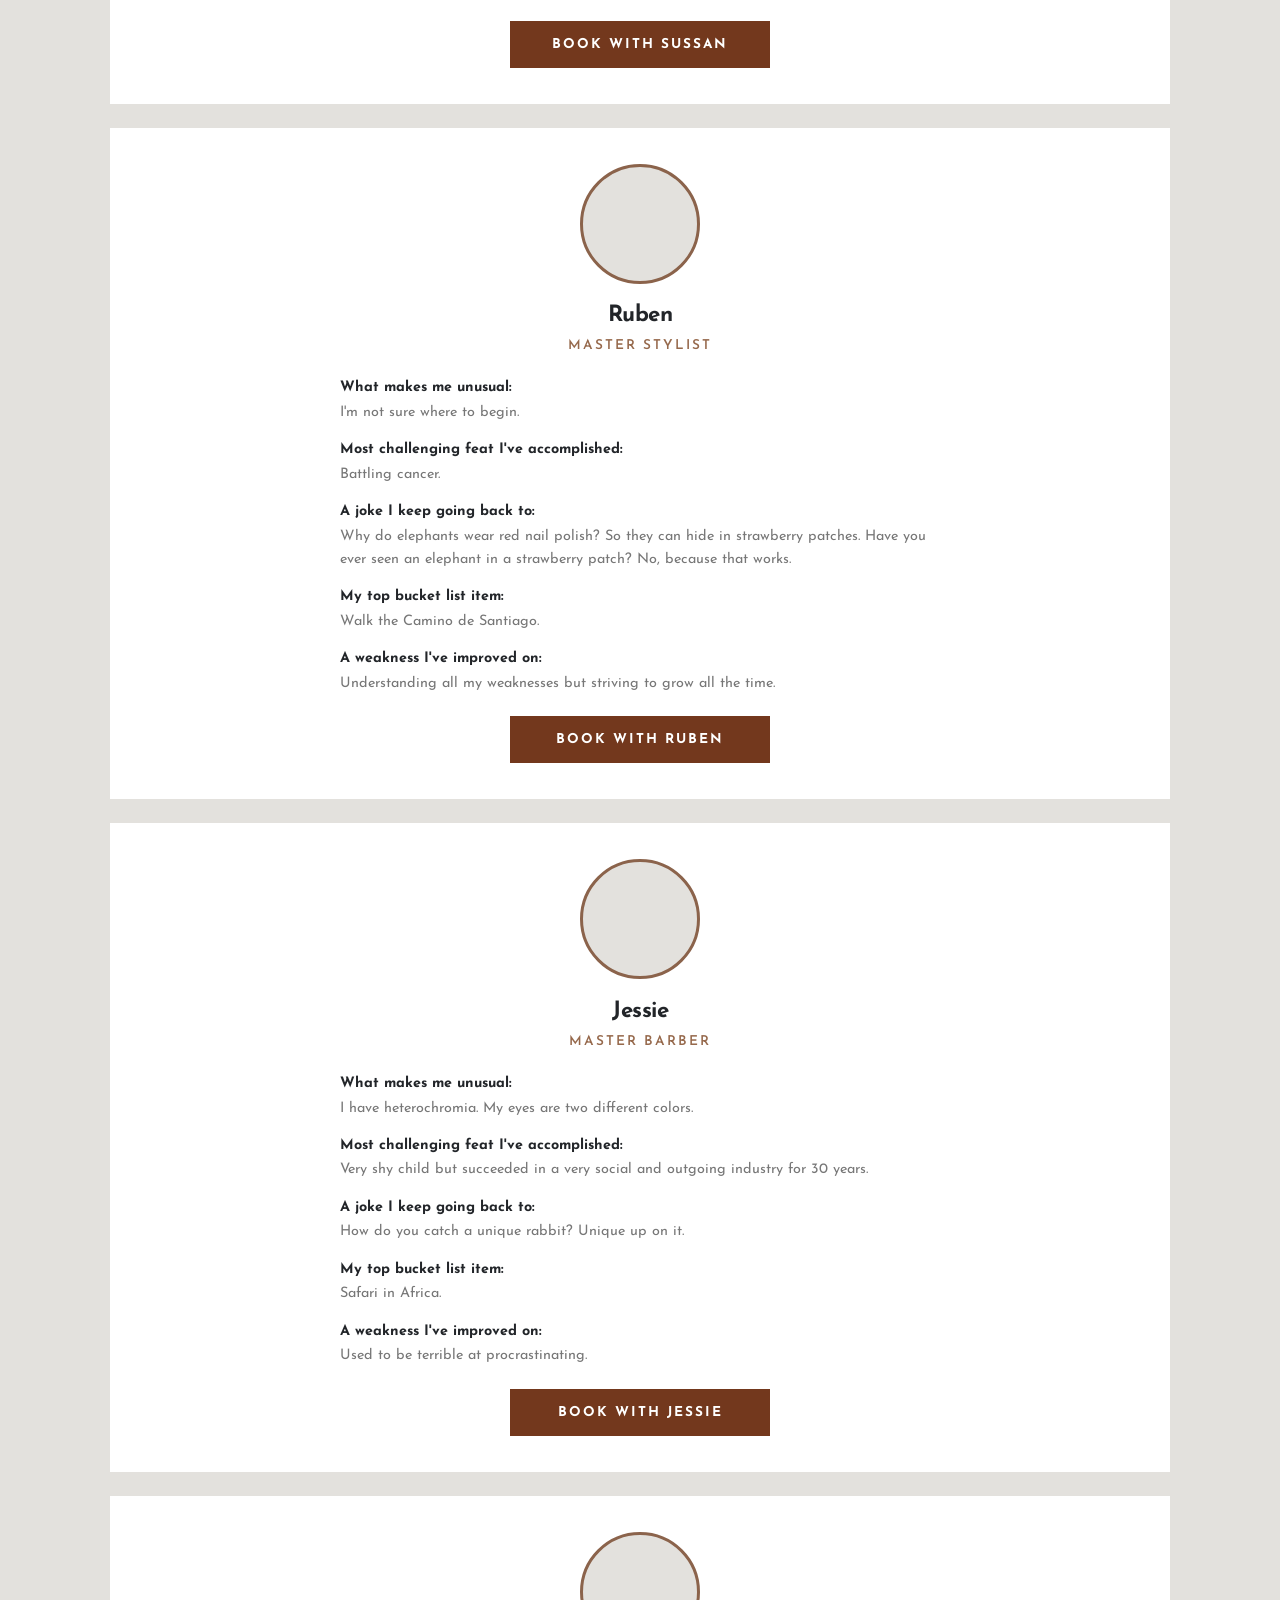
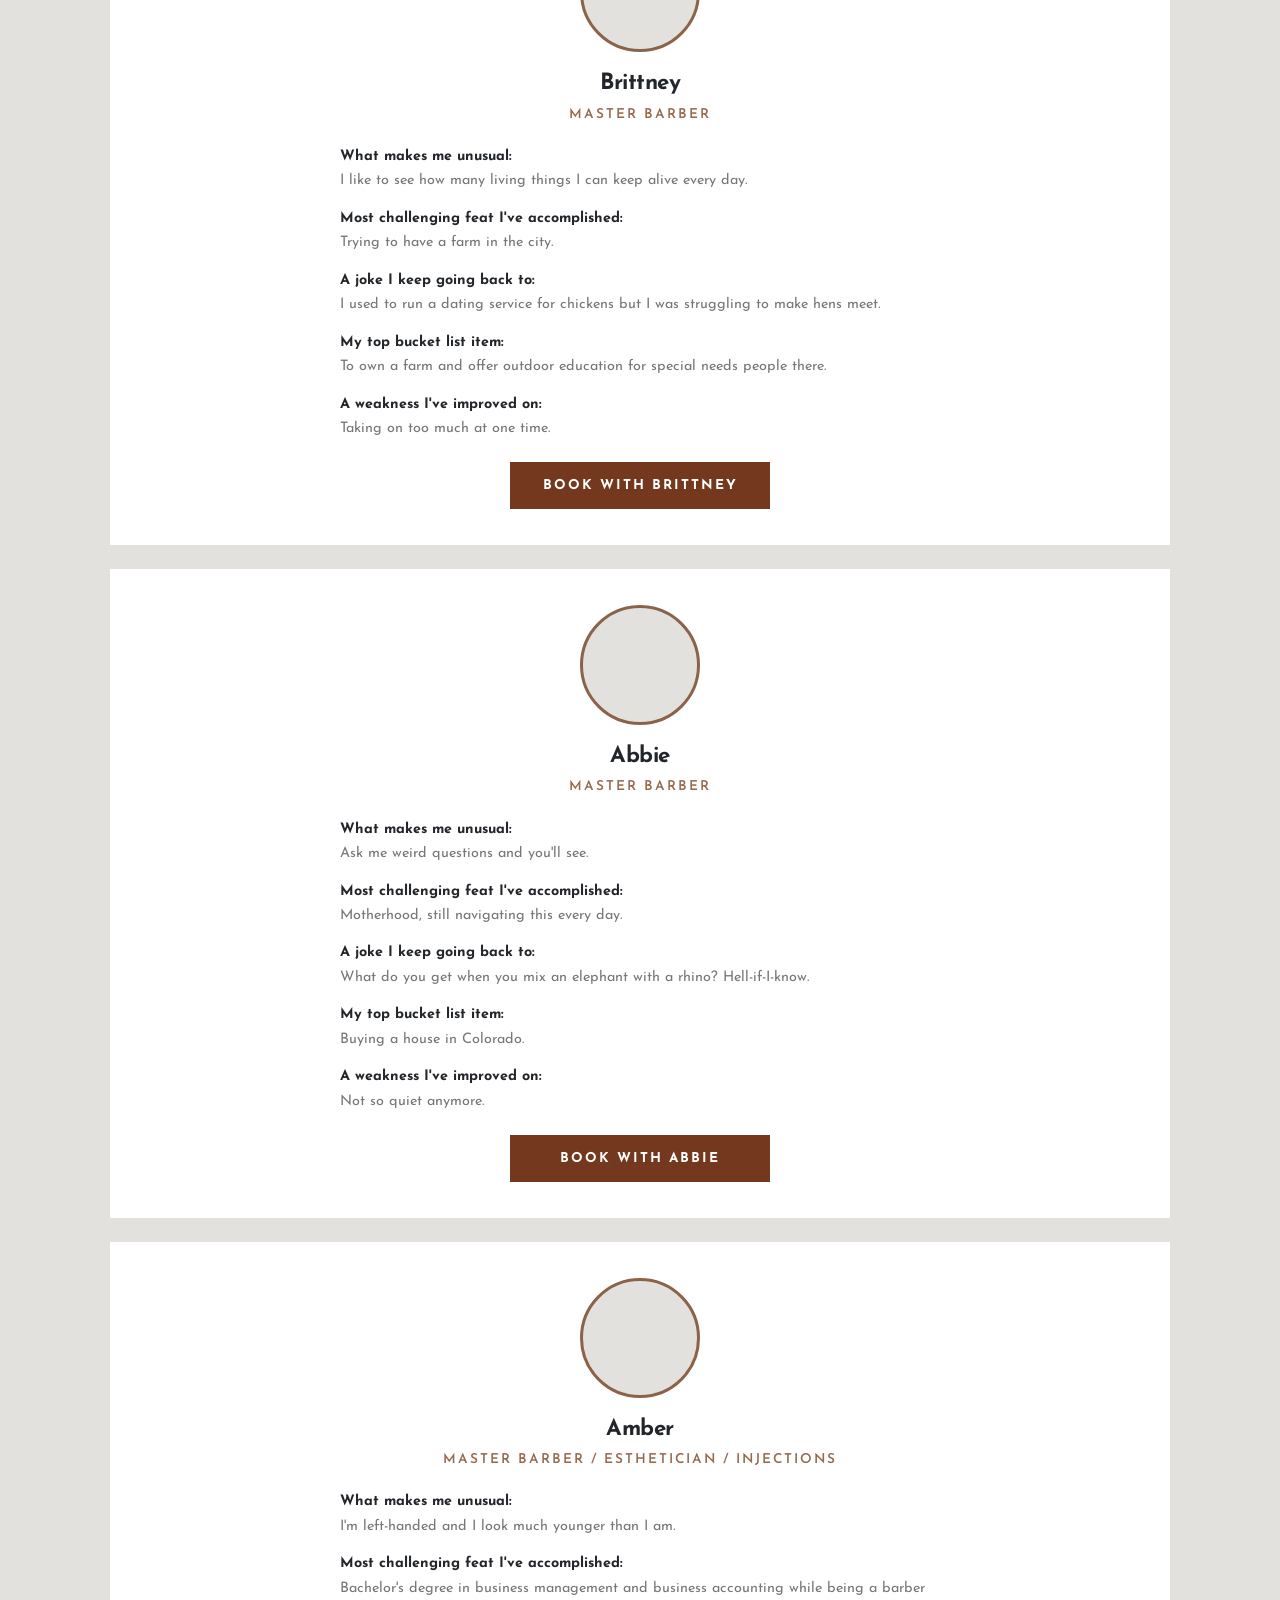
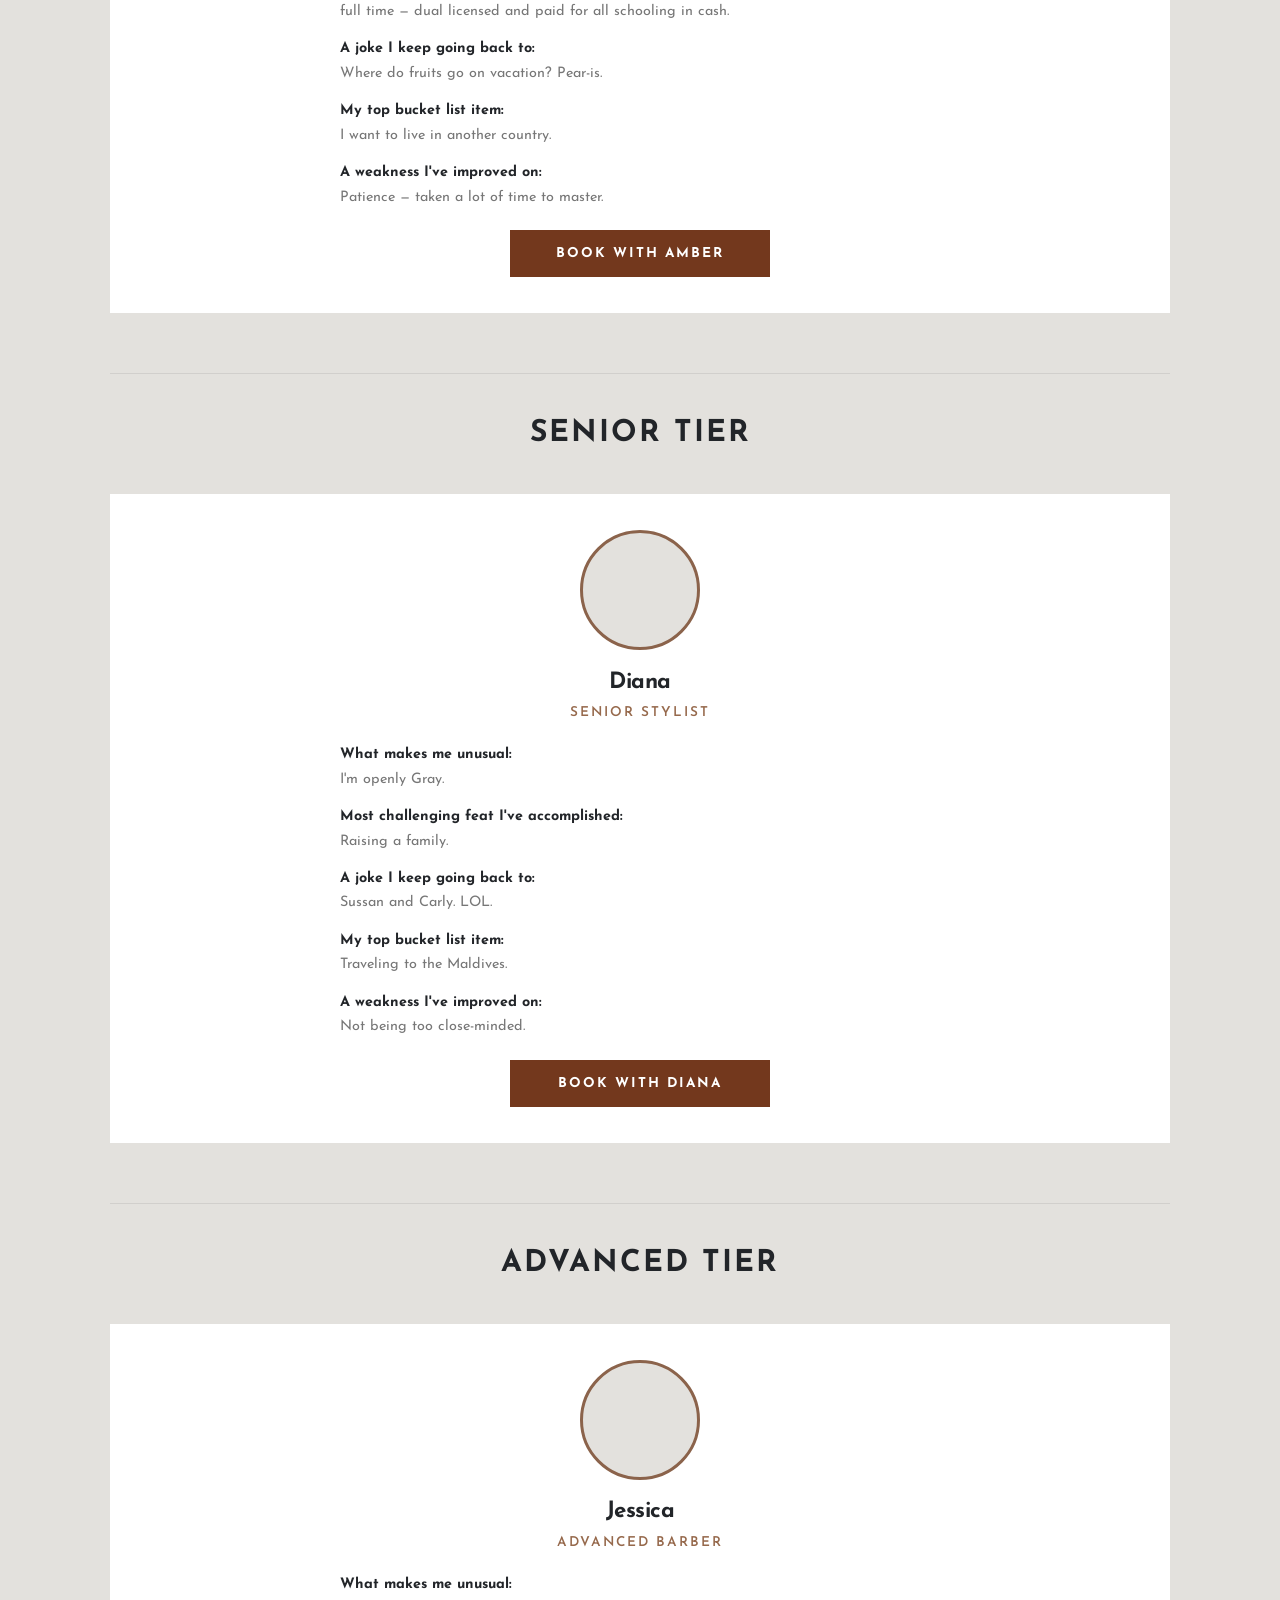
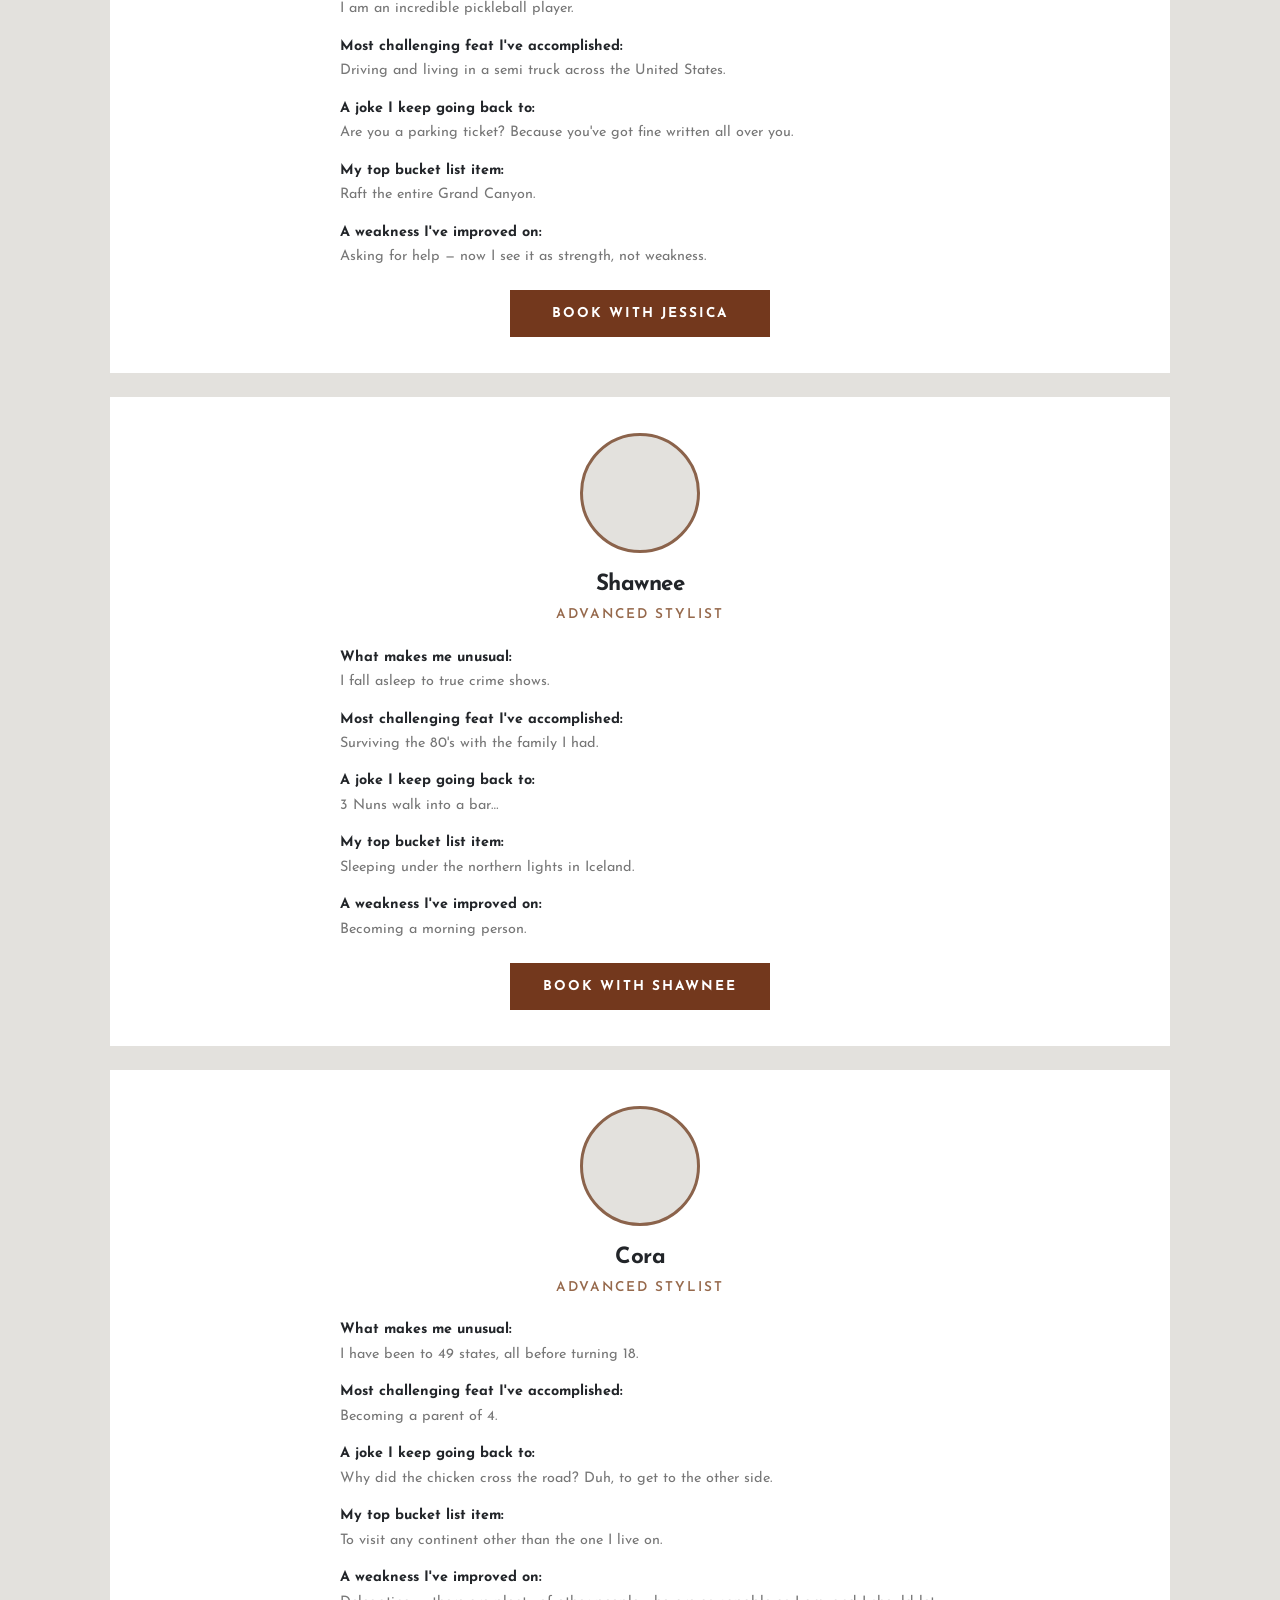
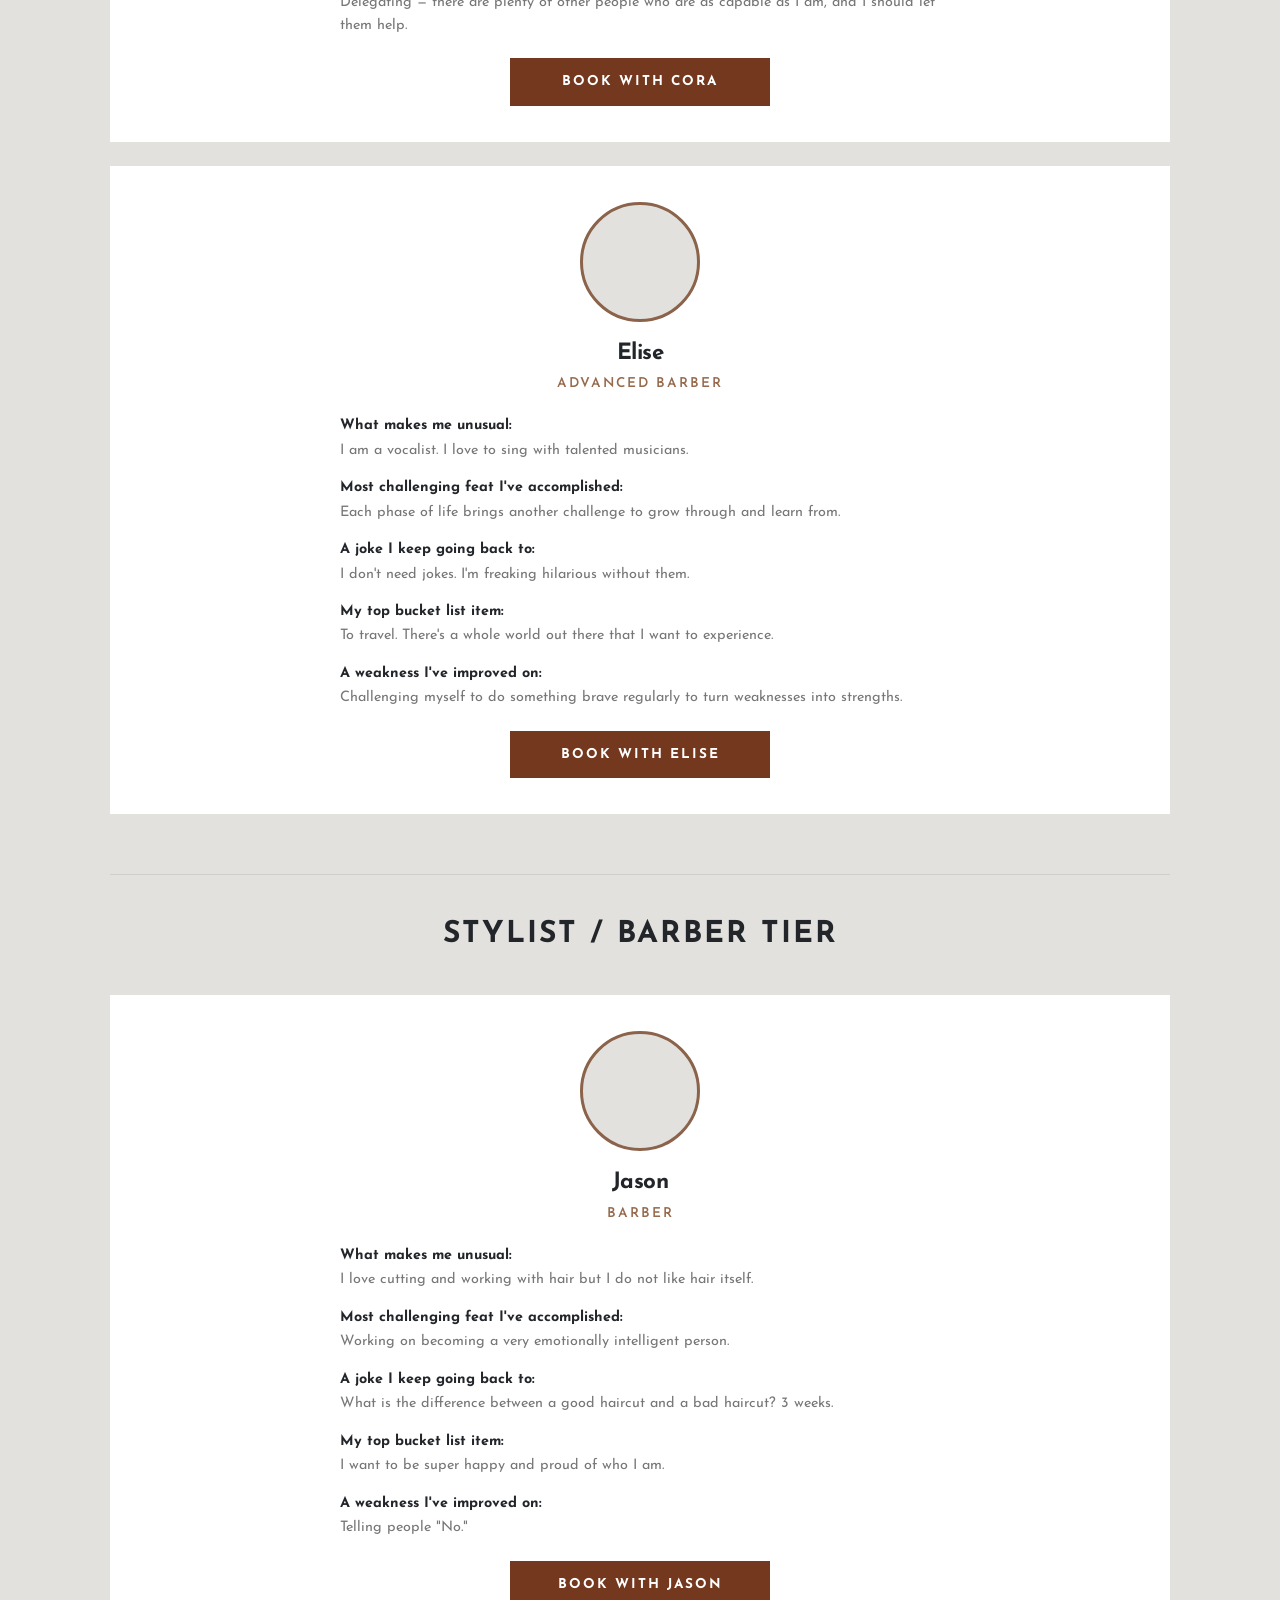
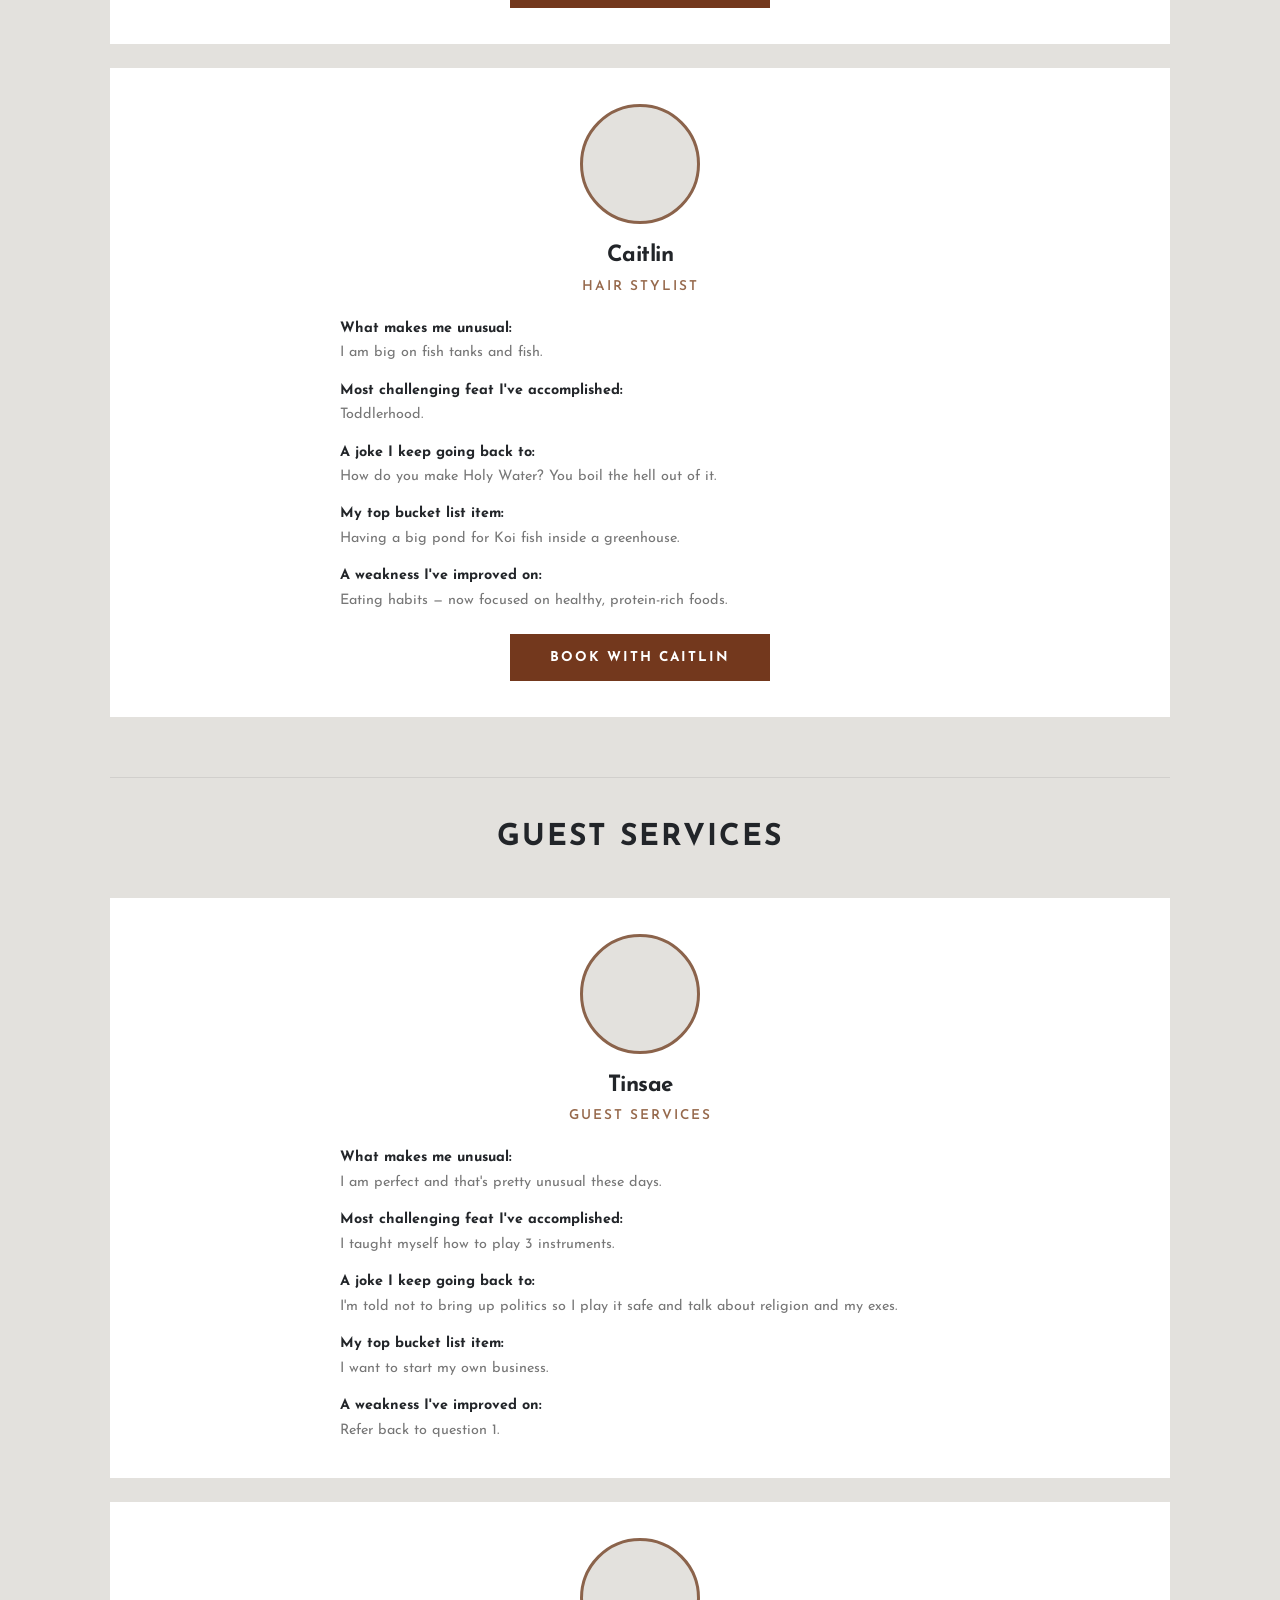
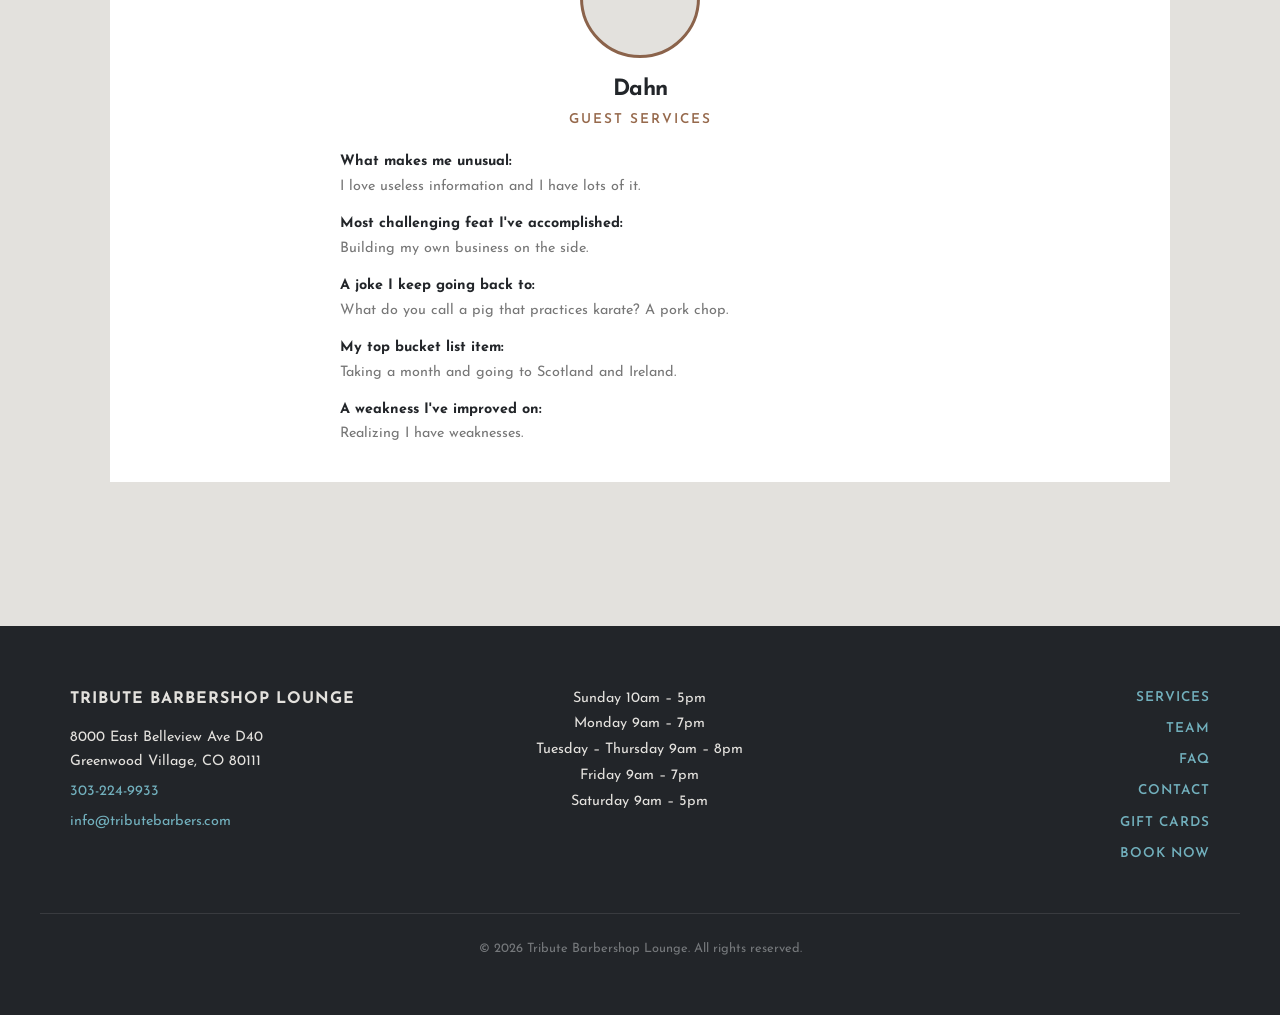
<file: pages/team.html>
<!DOCTYPE html>
<html lang="en">
<head>
  <meta charset="UTF-8">
  <meta name="viewport" content="width=device-width, initial-scale=1.0">
  <title>Our Team | Tribute Barbershop Lounge</title>
  <meta name="description" content="Meet the barbers, stylists, and guest services team at Tribute Barbershop Lounge in Greenwood Village, CO. Hand-picked professionals who deliver world-class grooming.">
  <link rel="preconnect" href="https://fonts.googleapis.com">
  <link rel="preconnect" href="https://fonts.gstatic.com" crossorigin>
  <link href="https://fonts.googleapis.com/css2?family=Josefin+Sans:ital,wght@0,300;0,400;0,600;0,700;1,400&display=swap" rel="stylesheet">
  <link rel="stylesheet" href="../css/styles.css">
</head>
<body>

  <!-- NAVIGATION -->
  <nav>
    <ul class="nav-left">
      <li><a href="https://tributebarbers.com/book/">Book</a></li>
      <li><a href="gift-cards.html">Gift Cards</a></li>
      <li><a href="../index.html">Home</a></li>
    </ul>
    <a href="../index.html" class="logo">Tribute<span>Barbershop Lounge</span></a>
    <button class="nav-toggle" aria-label="Toggle navigation">
      <span></span><span></span><span></span>
    </button>
    <ul class="nav-right">
      <li><a href="services.html">Services</a></li>
      <li><a href="team.html" class="active">Team</a></li>
      <li><a href="contact.html">Contact Us</a></li>
    </ul>
  </nav>

  <!-- HERO -->
  <header class="page-hero">
    <h1>Our Team</h1>
    <p>We know our guests have high standards. So do we. Every provider at Tribute is hand-picked for their skill, professionalism, and the kind of personality that makes you want to come back.</p>
    <p>Providers are designated by tier based on their tenure, demand, and expertise with Tribute.</p>
  </header>

  <!-- PROVIDER TIERS -->
  <section class="provider-tiers">
    <table>
      <tbody>
        <tr><td>1. Stylist / Barber — $45</td><td>First year with Tribute</td></tr>
        <tr><td>2. Advanced Stylist / Barber — $50</td><td></td></tr>
        <tr><td>3. Senior Stylist — $55</td><td></td></tr>
        <tr><td>4. Master Stylist / Barber — $60 – $70</td><td></td></tr>
      </tbody>
    </table>
  </section>

  <!-- TEAM GRID -->
  <section class="team-grid">

    <!-- MASTER TIER -->
    <h2>Master Tier</h2>

    <div class="team-member">
      <div class="team-photo"></div>
      <h3>Sussan</h3>
      <p class="team-title">Master Stylist</p>
      <dl>
        <dt>What makes me unusual:</dt>
        <dd>The things that make me laugh.</dd>
        <dt>Most challenging feat I've accomplished:</dt>
        <dd>Swimming in the sea and holding a jellyfish in the sea.</dd>
        <dt>A joke I keep going back to:</dt>
        <dd>My dad died because he couldn't remember his blood type. He kept insisting "BE POSITIVE!" but it's just so hard without him.</dd>
        <dt>My top bucket list item:</dt>
        <dd>The Highland games in Scotland.</dd>
        <dt>A weakness I've improved on:</dt>
        <dd>Fear of heights.</dd>
      </dl>
      <a href="https://tributebarbers.com/book/">Book with Sussan</a>
    </div>

    <div class="team-member">
      <div class="team-photo"></div>
      <h3>Ruben</h3>
      <p class="team-title">Master Stylist</p>
      <dl>
        <dt>What makes me unusual:</dt>
        <dd>I'm not sure where to begin.</dd>
        <dt>Most challenging feat I've accomplished:</dt>
        <dd>Battling cancer.</dd>
        <dt>A joke I keep going back to:</dt>
        <dd>Why do elephants wear red nail polish? So they can hide in strawberry patches. Have you ever seen an elephant in a strawberry patch? No, because that works.</dd>
        <dt>My top bucket list item:</dt>
        <dd>Walk the Camino de Santiago.</dd>
        <dt>A weakness I've improved on:</dt>
        <dd>Understanding all my weaknesses but striving to grow all the time.</dd>
      </dl>
      <a href="https://tributebarbers.com/book/">Book with Ruben</a>
    </div>

    <div class="team-member">
      <div class="team-photo"></div>
      <h3>Jessie</h3>
      <p class="team-title">Master Barber</p>
      <dl>
        <dt>What makes me unusual:</dt>
        <dd>I have heterochromia. My eyes are two different colors.</dd>
        <dt>Most challenging feat I've accomplished:</dt>
        <dd>Very shy child but succeeded in a very social and outgoing industry for 30 years.</dd>
        <dt>A joke I keep going back to:</dt>
        <dd>How do you catch a unique rabbit? Unique up on it.</dd>
        <dt>My top bucket list item:</dt>
        <dd>Safari in Africa.</dd>
        <dt>A weakness I've improved on:</dt>
        <dd>Used to be terrible at procrastinating.</dd>
      </dl>
      <a href="https://tributebarbers.com/book/">Book with Jessie</a>
    </div>

    <div class="team-member">
      <div class="team-photo"></div>
      <h3>Brittney</h3>
      <p class="team-title">Master Barber</p>
      <dl>
        <dt>What makes me unusual:</dt>
        <dd>I like to see how many living things I can keep alive every day.</dd>
        <dt>Most challenging feat I've accomplished:</dt>
        <dd>Trying to have a farm in the city.</dd>
        <dt>A joke I keep going back to:</dt>
        <dd>I used to run a dating service for chickens but I was struggling to make hens meet.</dd>
        <dt>My top bucket list item:</dt>
        <dd>To own a farm and offer outdoor education for special needs people there.</dd>
        <dt>A weakness I've improved on:</dt>
        <dd>Taking on too much at one time.</dd>
      </dl>
      <a href="https://tributebarbers.com/book/">Book with Brittney</a>
    </div>

    <div class="team-member">
      <div class="team-photo"></div>
      <h3>Abbie</h3>
      <p class="team-title">Master Barber</p>
      <dl>
        <dt>What makes me unusual:</dt>
        <dd>Ask me weird questions and you'll see.</dd>
        <dt>Most challenging feat I've accomplished:</dt>
        <dd>Motherhood, still navigating this every day.</dd>
        <dt>A joke I keep going back to:</dt>
        <dd>What do you get when you mix an elephant with a rhino? Hell-if-I-know.</dd>
        <dt>My top bucket list item:</dt>
        <dd>Buying a house in Colorado.</dd>
        <dt>A weakness I've improved on:</dt>
        <dd>Not so quiet anymore.</dd>
      </dl>
      <a href="https://tributebarbers.com/book/">Book with Abbie</a>
    </div>

    <div class="team-member">
      <div class="team-photo"></div>
      <h3>Amber</h3>
      <p class="team-title">Master Barber / Esthetician / Injections</p>
      <dl>
        <dt>What makes me unusual:</dt>
        <dd>I'm left-handed and I look much younger than I am.</dd>
        <dt>Most challenging feat I've accomplished:</dt>
        <dd>Bachelor's degree in business management and business accounting while being a barber full time — dual licensed and paid for all schooling in cash.</dd>
        <dt>A joke I keep going back to:</dt>
        <dd>Where do fruits go on vacation? Pear-is.</dd>
        <dt>My top bucket list item:</dt>
        <dd>I want to live in another country.</dd>
        <dt>A weakness I've improved on:</dt>
        <dd>Patience — taken a lot of time to master.</dd>
      </dl>
      <a href="https://tributebarbers.com/book/">Book with Amber</a>
    </div>

    <!-- SENIOR TIER -->
    <h2>Senior Tier</h2>

    <div class="team-member">
      <div class="team-photo"></div>
      <h3>Diana</h3>
      <p class="team-title">Senior Stylist</p>
      <dl>
        <dt>What makes me unusual:</dt>
        <dd>I'm openly Gray.</dd>
        <dt>Most challenging feat I've accomplished:</dt>
        <dd>Raising a family.</dd>
        <dt>A joke I keep going back to:</dt>
        <dd>Sussan and Carly. LOL.</dd>
        <dt>My top bucket list item:</dt>
        <dd>Traveling to the Maldives.</dd>
        <dt>A weakness I've improved on:</dt>
        <dd>Not being too close-minded.</dd>
      </dl>
      <a href="https://tributebarbers.com/book/">Book with Diana</a>
    </div>

    <!-- ADVANCED TIER -->
    <h2>Advanced Tier</h2>

    <div class="team-member">
      <div class="team-photo"></div>
      <h3>Jessica</h3>
      <p class="team-title">Advanced Barber</p>
      <dl>
        <dt>What makes me unusual:</dt>
        <dd>I am an incredible pickleball player.</dd>
        <dt>Most challenging feat I've accomplished:</dt>
        <dd>Driving and living in a semi truck across the United States.</dd>
        <dt>A joke I keep going back to:</dt>
        <dd>Are you a parking ticket? Because you've got fine written all over you.</dd>
        <dt>My top bucket list item:</dt>
        <dd>Raft the entire Grand Canyon.</dd>
        <dt>A weakness I've improved on:</dt>
        <dd>Asking for help — now I see it as strength, not weakness.</dd>
      </dl>
      <a href="https://tributebarbers.com/book/">Book with Jessica</a>
    </div>

    <div class="team-member">
      <div class="team-photo"></div>
      <h3>Shawnee</h3>
      <p class="team-title">Advanced Stylist</p>
      <dl>
        <dt>What makes me unusual:</dt>
        <dd>I fall asleep to true crime shows.</dd>
        <dt>Most challenging feat I've accomplished:</dt>
        <dd>Surviving the 80's with the family I had.</dd>
        <dt>A joke I keep going back to:</dt>
        <dd>3 Nuns walk into a bar…</dd>
        <dt>My top bucket list item:</dt>
        <dd>Sleeping under the northern lights in Iceland.</dd>
        <dt>A weakness I've improved on:</dt>
        <dd>Becoming a morning person.</dd>
      </dl>
      <a href="https://tributebarbers.com/book/">Book with Shawnee</a>
    </div>

    <div class="team-member">
      <div class="team-photo"></div>
      <h3>Cora</h3>
      <p class="team-title">Advanced Stylist</p>
      <dl>
        <dt>What makes me unusual:</dt>
        <dd>I have been to 49 states, all before turning 18.</dd>
        <dt>Most challenging feat I've accomplished:</dt>
        <dd>Becoming a parent of 4.</dd>
        <dt>A joke I keep going back to:</dt>
        <dd>Why did the chicken cross the road? Duh, to get to the other side.</dd>
        <dt>My top bucket list item:</dt>
        <dd>To visit any continent other than the one I live on.</dd>
        <dt>A weakness I've improved on:</dt>
        <dd>Delegating — there are plenty of other people who are as capable as I am, and I should let them help.</dd>
      </dl>
      <a href="https://tributebarbers.com/book/">Book with Cora</a>
    </div>

    <div class="team-member">
      <div class="team-photo"></div>
      <h3>Elise</h3>
      <p class="team-title">Advanced Barber</p>
      <dl>
        <dt>What makes me unusual:</dt>
        <dd>I am a vocalist. I love to sing with talented musicians.</dd>
        <dt>Most challenging feat I've accomplished:</dt>
        <dd>Each phase of life brings another challenge to grow through and learn from.</dd>
        <dt>A joke I keep going back to:</dt>
        <dd>I don't need jokes. I'm freaking hilarious without them.</dd>
        <dt>My top bucket list item:</dt>
        <dd>To travel. There's a whole world out there that I want to experience.</dd>
        <dt>A weakness I've improved on:</dt>
        <dd>Challenging myself to do something brave regularly to turn weaknesses into strengths.</dd>
      </dl>
      <a href="https://tributebarbers.com/book/">Book with Elise</a>
    </div>

    <!-- STYLIST / BARBER TIER -->
    <h2>Stylist / Barber Tier</h2>

    <div class="team-member">
      <div class="team-photo"></div>
      <h3>Jason</h3>
      <p class="team-title">Barber</p>
      <dl>
        <dt>What makes me unusual:</dt>
        <dd>I love cutting and working with hair but I do not like hair itself.</dd>
        <dt>Most challenging feat I've accomplished:</dt>
        <dd>Working on becoming a very emotionally intelligent person.</dd>
        <dt>A joke I keep going back to:</dt>
        <dd>What is the difference between a good haircut and a bad haircut? 3 weeks.</dd>
        <dt>My top bucket list item:</dt>
        <dd>I want to be super happy and proud of who I am.</dd>
        <dt>A weakness I've improved on:</dt>
        <dd>Telling people "No."</dd>
      </dl>
      <a href="https://tributebarbers.com/book/">Book with Jason</a>
    </div>

    <div class="team-member">
      <div class="team-photo"></div>
      <h3>Caitlin</h3>
      <p class="team-title">Hair Stylist</p>
      <dl>
        <dt>What makes me unusual:</dt>
        <dd>I am big on fish tanks and fish.</dd>
        <dt>Most challenging feat I've accomplished:</dt>
        <dd>Toddlerhood.</dd>
        <dt>A joke I keep going back to:</dt>
        <dd>How do you make Holy Water? You boil the hell out of it.</dd>
        <dt>My top bucket list item:</dt>
        <dd>Having a big pond for Koi fish inside a greenhouse.</dd>
        <dt>A weakness I've improved on:</dt>
        <dd>Eating habits — now focused on healthy, protein-rich foods.</dd>
      </dl>
      <a href="https://tributebarbers.com/book/">Book with Caitlin</a>
    </div>

    <!-- GUEST SERVICES -->
    <h2>Guest Services</h2>

    <div class="team-member">
      <div class="team-photo"></div>
      <h3>Tinsae</h3>
      <p class="team-title">Guest Services</p>
      <dl>
        <dt>What makes me unusual:</dt>
        <dd>I am perfect and that's pretty unusual these days.</dd>
        <dt>Most challenging feat I've accomplished:</dt>
        <dd>I taught myself how to play 3 instruments.</dd>
        <dt>A joke I keep going back to:</dt>
        <dd>I'm told not to bring up politics so I play it safe and talk about religion and my exes.</dd>
        <dt>My top bucket list item:</dt>
        <dd>I want to start my own business.</dd>
        <dt>A weakness I've improved on:</dt>
        <dd>Refer back to question 1.</dd>
      </dl>
    </div>

    <div class="team-member">
      <div class="team-photo"></div>
      <h3>Dahn</h3>
      <p class="team-title">Guest Services</p>
      <dl>
        <dt>What makes me unusual:</dt>
        <dd>I love useless information and I have lots of it.</dd>
        <dt>Most challenging feat I've accomplished:</dt>
        <dd>Building my own business on the side.</dd>
        <dt>A joke I keep going back to:</dt>
        <dd>What do you call a pig that practices karate? A pork chop.</dd>
        <dt>My top bucket list item:</dt>
        <dd>Taking a month and going to Scotland and Ireland.</dd>
        <dt>A weakness I've improved on:</dt>
        <dd>Realizing I have weaknesses.</dd>
      </dl>
    </div>

  </section>

  <!-- FOOTER -->
  <footer>
    <div class="footer-content">
      <div class="footer-info">
        <p>Tribute Barbershop Lounge</p>
        <p>8000 East Belleview Ave D40<br>Greenwood Village, CO 80111</p>
        <p><a href="tel:3032249933">303-224-9933</a></p>
        <p><a href="mailto:info@tributebarbers.com">info@tributebarbers.com</a></p>
      </div>
      <div class="footer-hours">
        <p>Sunday 10am – 5pm<br>
        Monday 9am – 7pm<br>
        Tuesday – Thursday 9am – 8pm<br>
        Friday 9am – 7pm<br>
        Saturday 9am – 5pm</p>
      </div>
      <div class="footer-links">
        <a href="services.html">Services</a>
        <a href="team.html">Team</a>
        <a href="faq.html">FAQ</a>
        <a href="contact.html">Contact</a>
        <a href="gift-cards.html">Gift Cards</a>
        <a href="https://tributebarbers.com/book/">Book Now</a>
      </div>
    </div>
    <p class="copyright">&copy; 2026 Tribute Barbershop Lounge. All rights reserved.</p>
  </footer>

  <script src="../js/main.js"></script>
</body>
</html>
</file>
<file: css/styles.css>
/* ============================================================
   Tribute Barbershop Lounge — Stylesheet
   Design matched to tributebarbers.com
   Font: Josefin Sans (Google Fonts)
   ============================================================ */

/* ---------- CSS VARIABLES ---------- */
:root {
  --color-bg: #E3E1DD;
  --color-text: #777777;
  --color-heading: #222529;
  --color-copper: #8B634B;
  --color-copper-accent: #96694C;
  --color-dark-copper: #73381D;
  --color-navy: #3A5382;
  --color-teal: #198096;
  --color-burnt-orange: #CB6015;
  --color-golden-amber: #D69A2D;
  --color-light-teal: #72B0BD;
  --color-cool-gray: #75787B;
  --color-white: #FFFFFF;
  --color-footer-bg: #222529;
  --color-footer-text: #E3E1DD;
  --font-primary: 'Josefin Sans', sans-serif;
  --max-width: 960px;
  --max-width-wide: 1140px;
  --nav-height: 90px;
}

/* ---------- RESET ---------- */
*, *::before, *::after { margin: 0; padding: 0; box-sizing: border-box; }
html { scroll-behavior: smooth; }

/* ---------- BASE ---------- */
body { font-family: var(--font-primary); font-weight: 400; font-size: 16px; line-height: 1.7; color: var(--color-text); background-color: var(--color-bg); -webkit-font-smoothing: antialiased; -moz-osx-font-smoothing: grayscale; }
img { max-width: 100%; height: auto; display: block; }
a { color: var(--color-copper); text-decoration: none; transition: color 0.3s ease; }
a:hover { color: var(--color-dark-copper); }

/* ---------- TYPOGRAPHY ---------- */
h1, h2, h3, h4 { font-family: var(--font-primary); color: var(--color-heading); font-weight: 700; line-height: 1.2; }
h1 { font-size: 2.4rem; letter-spacing: -1.8px; margin-bottom: 0.6em; }
h2 { font-size: 1.875rem; letter-spacing: -1.5px; margin-bottom: 0.6em; }
h3 { font-size: 1.25rem; letter-spacing: -0.5px; margin-bottom: 0.4em; }
p { margin-bottom: 1.2em; }
address { font-style: normal; }

/* ---------- NAVIGATION ---------- */
nav { display: flex; align-items: center; justify-content: center; padding: 0 40px; height: var(--nav-height); background-color: var(--color-bg); position: sticky; top: 0; z-index: 100; border-bottom: 1px solid rgba(0,0,0,0.06); }
nav .nav-left, nav .nav-right { display: flex; align-items: center; gap: 32px; list-style: none; }
nav .nav-left { margin-right: auto; }
nav .nav-right { margin-left: auto; }
nav .logo { font-family: var(--font-primary); font-size: 1.6rem; font-weight: 700; color: var(--color-dark-copper); letter-spacing: 2px; text-transform: uppercase; text-decoration: none; padding: 0 40px; white-space: nowrap; }
nav .logo:hover { color: var(--color-copper); }
nav .logo span { display: block; font-size: 0.65em; letter-spacing: 4px; color: var(--color-copper-accent); font-weight: 400; }
nav a:not(.logo):not(.btn-book) { font-size: 0.78rem; font-weight: 700; text-transform: uppercase; color: var(--color-heading); letter-spacing: 1px; text-decoration: none; padding: 6px 0; border-bottom: 2px solid transparent; transition: color 0.3s ease, border-color 0.3s ease; }
nav a:not(.logo):not(.btn-book):hover, nav a:not(.logo):not(.btn-book).active { color: var(--color-teal); border-bottom-color: var(--color-teal); }
nav .btn-book { font-size: 0.78rem; font-weight: 700; text-transform: uppercase; letter-spacing: 1px; color: var(--color-white); background-color: var(--color-dark-copper); padding: 10px 22px; text-decoration: none; transition: background-color 0.3s ease; }
nav .btn-book:hover { background-color: var(--color-copper); }

/* ---------- HERO (HOMEPAGE) ---------- */
.hero { text-align: center; padding: 100px 40px 80px; max-width: var(--max-width); margin: 0 auto; }
.hero .tagline { font-size: 0.85rem; font-weight: 700; text-transform: uppercase; letter-spacing: 4px; color: var(--color-copper-accent); margin-bottom: 1.2em; }
.hero h1 { font-size: 2.8rem; color: var(--color-heading); }
.hero h2 { font-size: 1.5rem; font-weight: 400; color: var(--color-copper-accent); letter-spacing: -0.5px; margin-bottom: 1.2em; font-style: italic; }
.hero > p:not(.tagline) { font-size: 1.05rem; line-height: 1.8; max-width: 680px; margin: 0 auto 2em; }
.hero .btn-book { display: inline-block; font-size: 0.85rem; font-weight: 700; text-transform: uppercase; letter-spacing: 2px; color: var(--color-white); background-color: var(--color-dark-copper); padding: 14px 40px; transition: background-color 0.3s ease; }
.hero .btn-book:hover { background-color: var(--color-copper); }

/* ---------- PAGE HERO (INTERIOR PAGES) ---------- */
.page-hero { text-align: center; padding: 80px 40px 60px; max-width: var(--max-width); margin: 0 auto; }
.page-hero h1 { font-size: 2.4rem; }
.page-hero p { font-size: 1.05rem; max-width: 680px; margin: 0 auto 1em; }
.page-hero a { color: var(--color-teal); }
.page-hero a:hover { color: var(--color-copper); }

/* ---------- SECTION DEFAULTS ---------- */
section { padding: 60px 40px; max-width: var(--max-width); margin: 0 auto; }
section h2 { text-align: center; text-transform: uppercase; letter-spacing: 2px; margin-bottom: 1.4em; }

/* ---------- WHY TRIBUTE ---------- */
.why-tribute { text-align: center; border-top: 1px solid rgba(0,0,0,0.08); padding-top: 80px; }
.why-tribute p { max-width: 680px; margin: 0 auto 1.4em; font-size: 1.05rem; line-height: 1.8; }
.why-tribute .btn-book { display: inline-block; font-size: 0.85rem; font-weight: 700; text-transform: uppercase; letter-spacing: 2px; color: var(--color-white); background-color: var(--color-dark-copper); padding: 14px 40px; margin-top: 1em; transition: background-color 0.3s ease; }
.why-tribute .btn-book:hover { background-color: var(--color-copper); }

/* ---------- REVIEWS ---------- */
.reviews { text-align: center; border-top: 1px solid rgba(0,0,0,0.08); padding-top: 80px; }
.reviews-summary { font-size: 1.1rem; color: var(--color-copper-accent); font-weight: 600; margin-bottom: 2em; }
.review { background: var(--color-white); padding: 32px 36px; margin-bottom: 20px; text-align: left; border-left: 4px solid var(--color-copper); }
.review-author { font-weight: 700; color: var(--color-heading); margin-bottom: 0.4em; font-size: 0.95rem; text-transform: uppercase; letter-spacing: 1px; }
.review p:last-child { margin-bottom: 0; font-size: 0.95rem; line-height: 1.7; }
.btn-review { display: inline-block; font-size: 0.85rem; font-weight: 700; text-transform: uppercase; letter-spacing: 2px; color: var(--color-white); background-color: var(--color-navy); padding: 14px 40px; margin-top: 2em; transition: background-color 0.3s ease; }
.btn-review:hover { color: var(--color-white); background-color: var(--color-teal); }

/* ---------- SERVICES / PRICE LIST ---------- */
.services-intro { text-align: center; }
.services-intro > p { max-width: 680px; margin: 0 auto 1.4em; font-size: 1.05rem; line-height: 1.8; }
.provider-tiers { max-width: 600px; margin: 2em auto; }
.provider-tiers h3 { text-align: center; text-transform: uppercase; letter-spacing: 2px; margin-bottom: 1em; color: var(--color-copper-accent); }
table { width: 100%; border-collapse: collapse; margin-bottom: 2em; }
table td { padding: 12px 16px; border-bottom: 1px solid rgba(0,0,0,0.08); font-size: 0.95rem; }
table tr:last-child td { border-bottom: none; }
table td:last-child { text-align: right; font-weight: 600; color: var(--color-heading); white-space: nowrap; }
.price-list h3 { text-transform: uppercase; letter-spacing: 2px; color: var(--color-copper-accent); border-bottom: 2px solid var(--color-copper); padding-bottom: 8px; margin-top: 2em; margin-bottom: 1em; }
.price-list table td:first-child { color: var(--color-heading); }

/* ---------- PACKAGES ---------- */
.packages table td:first-child { color: var(--color-text); }
.packages table strong { color: var(--color-heading); font-size: 1rem; text-transform: uppercase; letter-spacing: 1px; }

/* ---------- WELLNESS ---------- */
.wellness h3 { text-transform: uppercase; letter-spacing: 2px; color: var(--color-copper-accent); border-bottom: 2px solid var(--color-copper); padding-bottom: 8px; margin-top: 2em; margin-bottom: 0.6em; }
.wellness > p { font-size: 0.95rem; max-width: 680px; margin-bottom: 1.4em; }

/* ---------- DISCLAIMERS ---------- */
.disclaimers { padding-top: 20px; padding-bottom: 20px; font-size: 0.85rem; color: var(--color-cool-gray); text-align: center; }
.medical-disclaimer { font-size: 0.8rem; line-height: 1.6; max-width: 680px; margin: 0 auto; }

/* ---------- INCLUDED ---------- */
.included { text-align: center; border-top: 1px solid rgba(0,0,0,0.08); padding-top: 60px; }
.included p { font-size: 1.1rem; max-width: 600px; margin: 0 auto 1.6em; }
.included .btn-book { display: inline-block; font-size: 0.85rem; font-weight: 700; text-transform: uppercase; letter-spacing: 2px; color: var(--color-white); background-color: var(--color-dark-copper); padding: 14px 40px; transition: background-color 0.3s ease; }
.included .btn-book:hover { background-color: var(--color-copper); }

/* ---------- TEAM GRID ---------- */
.team-grid { max-width: var(--max-width-wide); }
.team-grid h2 { text-transform: uppercase; letter-spacing: 2px; margin-top: 2em; padding-top: 1.4em; border-top: 1px solid rgba(0,0,0,0.08); }
.team-grid h2:first-child { margin-top: 0; padding-top: 0; border-top: none; }
.team-member { background: var(--color-white); padding: 36px 40px; margin-bottom: 24px; }
.team-member .team-photo { width: 120px; height: 120px; background-color: var(--color-bg); border-radius: 50%; margin: 0 auto 1.2em; border: 3px solid var(--color-copper); }
.team-member h3 { text-align: center; font-size: 1.4rem; color: var(--color-heading); margin-bottom: 0.2em; }
.team-title { text-align: center; font-size: 0.85rem; font-weight: 600; text-transform: uppercase; letter-spacing: 2px; color: var(--color-copper-accent); margin-bottom: 1.4em; }
.team-member dl { max-width: 600px; margin: 0 auto; }
.team-member dt { font-weight: 700; color: var(--color-heading); font-size: 0.9rem; margin-top: 1em; }
.team-member dd { font-size: 0.9rem; margin-left: 0; line-height: 1.6; }
.team-member > a { display: block; text-align: center; margin-top: 1.6em; font-size: 0.85rem; font-weight: 700; text-transform: uppercase; letter-spacing: 2px; color: var(--color-white); background-color: var(--color-dark-copper); padding: 12px 32px; max-width: 260px; margin-left: auto; margin-right: auto; transition: background-color 0.3s ease; }
.team-member > a:hover { color: var(--color-white); background-color: var(--color-copper); }

/* ---------- FAQ ---------- */
.faq-list { max-width: 720px; }
.faq-item { border-bottom: 1px solid rgba(0,0,0,0.08); padding: 28px 0; }
.faq-item:first-child { padding-top: 0; }
.faq-item h3 { font-size: 1.15rem; color: var(--color-heading); margin-bottom: 0.6em; cursor: pointer; }
.faq-item h3::before { content: ''; display: inline-block; width: 8px; height: 8px; border-right: 2px solid var(--color-copper); border-bottom: 2px solid var(--color-copper); transform: rotate(-45deg); margin-right: 12px; transition: transform 0.3s ease; vertical-align: middle; }
.faq-item p { font-size: 0.95rem; line-height: 1.7; margin-bottom: 0.6em; }
.faq-item p:last-child { margin-bottom: 0; }

/* ---------- CONTACT ---------- */
.contact-options { display: grid; grid-template-columns: repeat(3, 1fr); gap: 24px; max-width: var(--max-width); }
.contact-card { background: var(--color-white); text-align: center; padding: 40px 24px; }
.contact-card h3 { text-transform: uppercase; letter-spacing: 2px; font-size: 0.9rem; color: var(--color-heading); margin-bottom: 0.8em; }
.contact-card a { font-size: 1rem; font-weight: 600; color: var(--color-teal); }
.contact-card a:hover { color: var(--color-copper); }

/* ---------- LOCATION ---------- */
.location { text-align: center; }
.location address { font-size: 1.05rem; color: var(--color-heading); margin-bottom: 2em; }
.map-embed { margin: 0 auto; max-width: 100%; }
.map-embed iframe { width: 100%; height: 400px; border: none; }

/* ---------- HOURS ---------- */
.hours { max-width: 480px; }
.hours table td:first-child { color: var(--color-heading); font-weight: 600; }

/* ---------- GIFT CARDS ---------- */
.gift-card-purchase { text-align: center; padding: 40px; }
.gift-card-purchase .btn-book { display: inline-block; font-size: 0.85rem; font-weight: 700; text-transform: uppercase; letter-spacing: 2px; color: var(--color-white); background-color: var(--color-dark-copper); padding: 16px 48px; transition: background-color 0.3s ease; }
.gift-card-purchase .btn-book:hover { background-color: var(--color-copper); }

/* ---------- FOOTER ---------- */
footer { background-color: var(--color-footer-bg); color: var(--color-footer-text); padding: 60px 40px 40px; margin-top: 60px; }
footer .footer-content { display: grid; grid-template-columns: 1fr 1fr 1fr; gap: 40px; max-width: var(--max-width-wide); margin: 0 auto; }
.footer-info p { margin-bottom: 0.4em; font-size: 0.9rem; color: var(--color-footer-text); }
.footer-info p:first-child { font-weight: 700; font-size: 1rem; text-transform: uppercase; letter-spacing: 1px; margin-bottom: 0.8em; }
footer a { color: var(--color-light-teal); transition: color 0.3s ease; }
footer a:hover { color: var(--color-white); }
.footer-hours { text-align: center; }
.footer-hours p { font-size: 0.9rem; color: var(--color-footer-text); line-height: 1.8; }
.footer-links { text-align: right; }
.footer-links a { display: block; font-size: 0.85rem; font-weight: 600; text-transform: uppercase; letter-spacing: 1px; margin-bottom: 0.6em; }
.copyright { text-align: center; font-size: 0.8rem; color: var(--color-cool-gray); margin-top: 40px; padding-top: 24px; border-top: 1px solid rgba(255,255,255,0.1); }

/* ---------- MOBILE NAV TOGGLE ---------- */
.nav-toggle { display: none; background: none; border: none; cursor: pointer; padding: 8px; position: absolute; right: 20px; }
.nav-toggle span { display: block; width: 24px; height: 2px; background-color: var(--color-heading); margin: 5px 0; transition: all 0.3s ease; }

/* ---------- RESPONSIVE ---------- */
@media (max-width: 768px) {
  :root { --nav-height: 70px; }
  nav { flex-wrap: wrap; padding: 0 20px; position: relative; }
  .nav-toggle { display: block; }
  nav .nav-left, nav .nav-right { display: none; flex-direction: column; width: 100%; gap: 0; padding: 12px 0; }
  nav .nav-left.open, nav .nav-right.open { display: flex; }
  nav .nav-left { margin-right: 0; border-top: 1px solid rgba(0,0,0,0.08); }
  nav .nav-right { margin-left: 0; }
  nav a:not(.logo):not(.btn-book) { padding: 12px 0; font-size: 0.85rem; }
  nav .logo { font-size: 1.2rem; padding: 0 16px; }
  .hero { padding: 60px 24px 50px; }
  .hero h1 { font-size: 2rem; }
  .hero h2 { font-size: 1.2rem; }
  h1 { font-size: 1.8rem; }
  h2 { font-size: 1.5rem; }
  section { padding: 40px 24px; }
  .page-hero { padding: 50px 24px 40px; }
  .contact-options { grid-template-columns: 1fr; }
  footer .footer-content { grid-template-columns: 1fr; text-align: center; gap: 24px; }
  .footer-links { text-align: center; }
  .footer-links a { display: inline-block; margin: 0 8px 8px; }
  table td { padding: 10px 8px; font-size: 0.88rem; }
  .team-member { padding: 28px 24px; }
  .review { padding: 24px; }
}

@media (max-width: 480px) {
  .hero h1 { font-size: 1.6rem; }
  nav .logo { font-size: 1rem; letter-spacing: 1px; }
  .provider-tiers table td { font-size: 0.82rem; padding: 8px 6px; }
}
</file>
